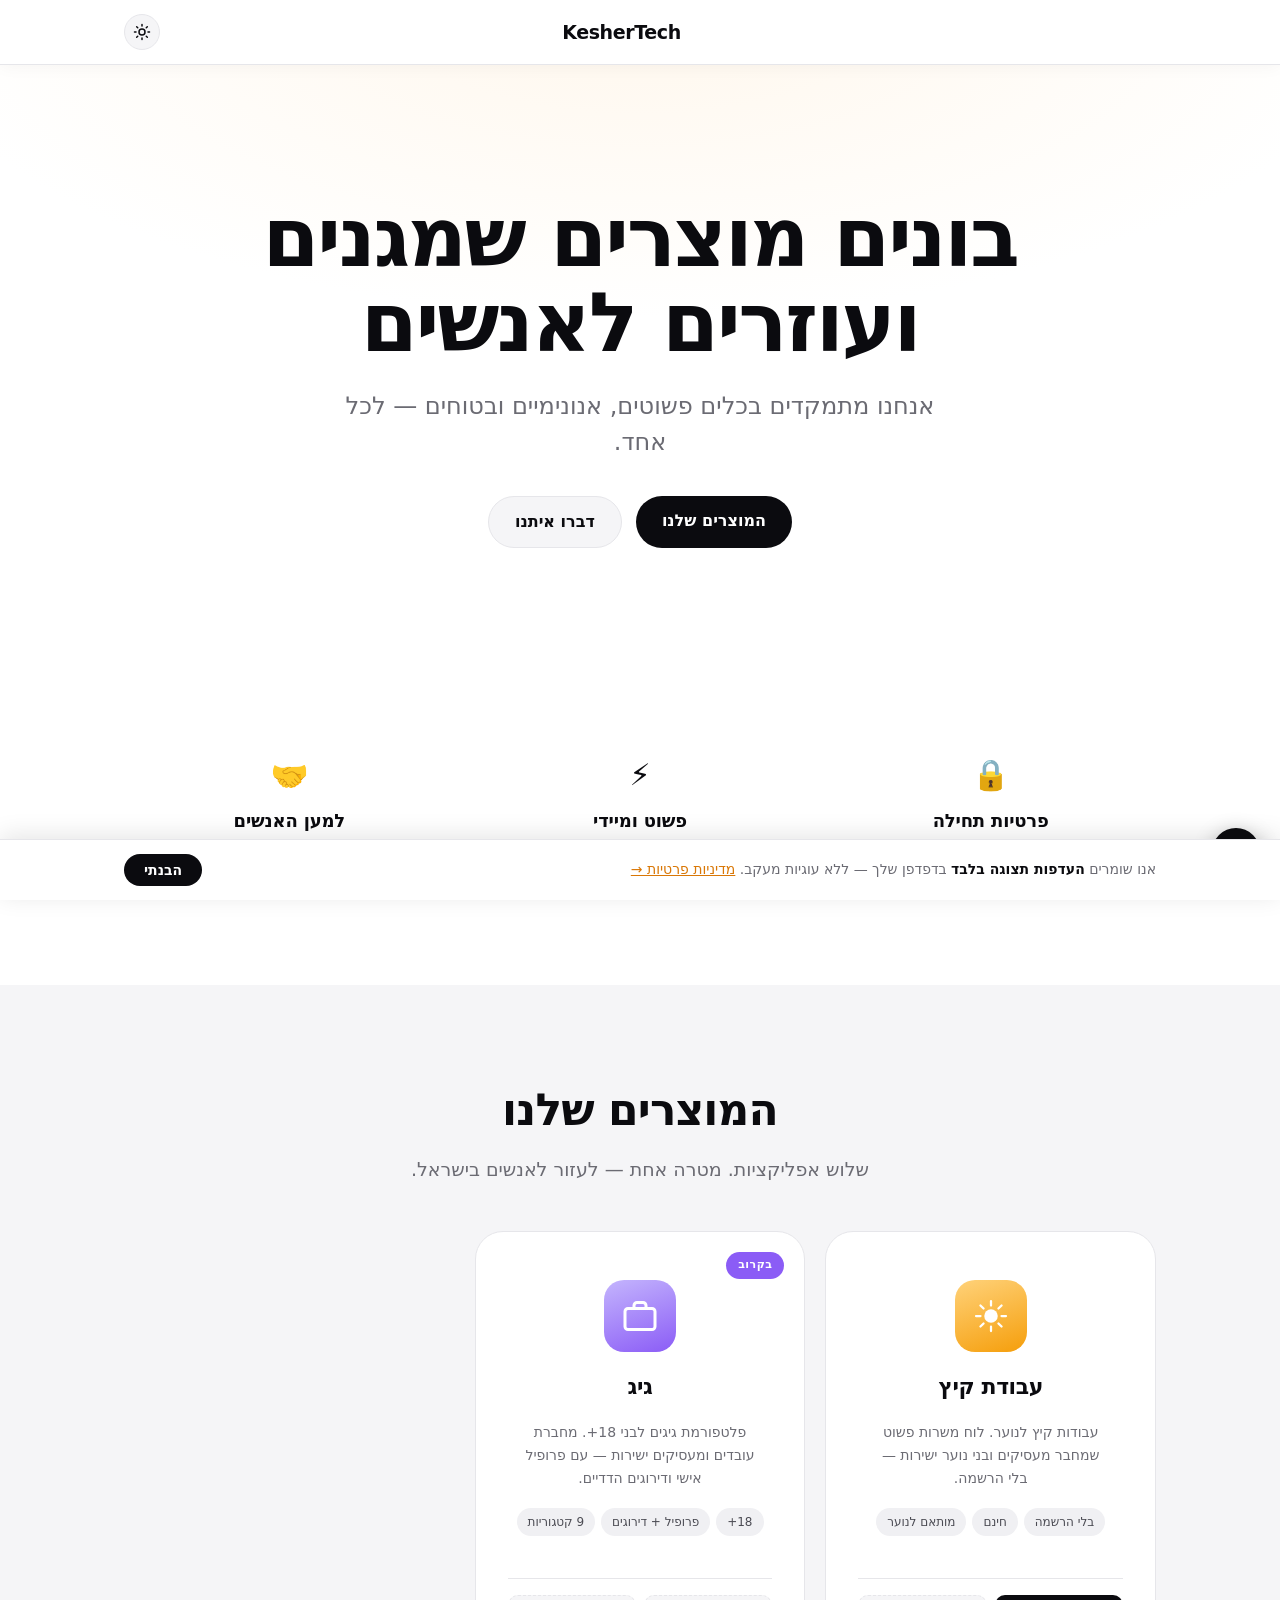
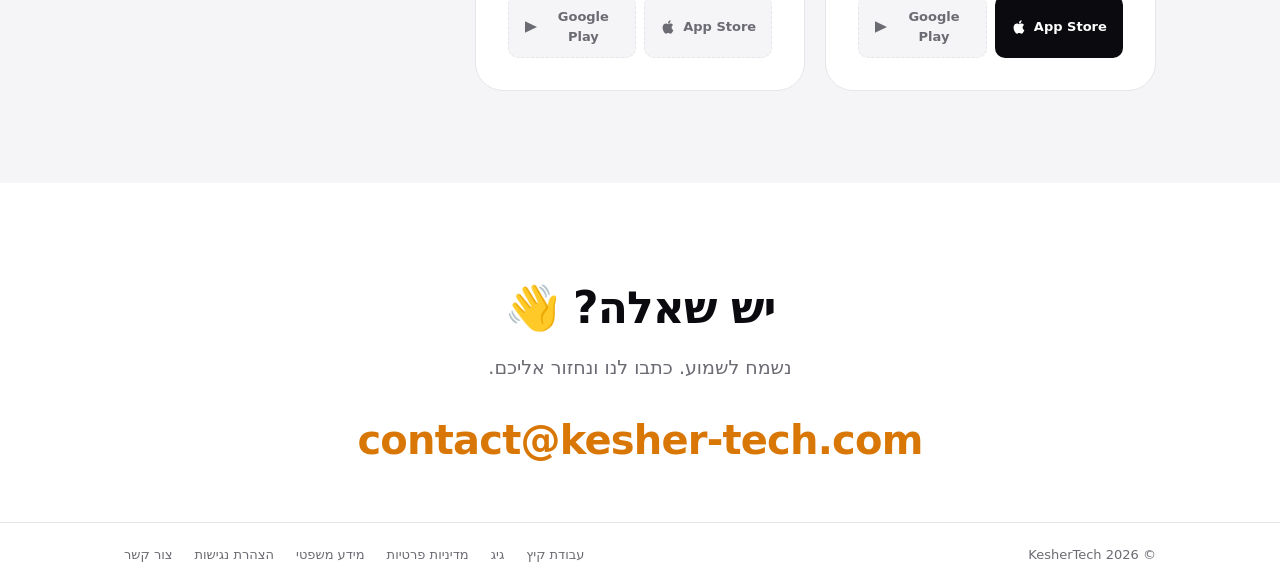
<file: index.html>
<!doctype html>
<html lang="he" dir="rtl">
<head>
  <meta charset="utf-8" />
  <meta name="viewport" content="width=device-width, initial-scale=1" />
  <title>KesherTech — בונים מוצרים שמגנים ועוזרים לאנשים</title>
  <meta name="description" content="KesherTech בונה אפליקציות ישראליות שמגנות ועוזרות לאנשים — מגן נגד הונאות, ועבודת קיץ לנוער." />
  <link rel="icon" href="assets/sun.svg" />
  <link rel="stylesheet" href="css/styles.css" />
  <style>
    .product { cursor: pointer; }
    .product-overlay { position: absolute; inset: 0; z-index: 0; border-radius: 28px; }
    .product .foot a, .product .chips { position: relative; z-index: 1; }
  </style>
  <script>(function(){try{var t=localStorage.getItem("kt-theme");if(!t){t=window.matchMedia&&window.matchMedia("(prefers-color-scheme: dark)").matches?"dark":"light";}document.documentElement.dataset.theme=t;}catch(e){}})();</script>
</head>
<body>
  <a href="#main-content" class="skip-link">דלג לתוכן הראשי</a>
  <nav class="nav">
    <div class="wrap nav-center">
      <a class="brand" href="#top"><img src="assets/sun.svg" alt="" />KesherTech</a>
      <button class="theme-toggle" type="button" aria-label="החלפת מצב כהה/בהיר">
        <svg class="sun" viewBox="0 0 24 24" fill="none" stroke="currentColor" stroke-width="2" stroke-linecap="round"><circle cx="12" cy="12" r="4"/><path d="M12 2v2M12 20v2M4.9 4.9l1.4 1.4M17.7 17.7l1.4 1.4M2 12h2M20 12h2M4.9 19.1l1.4-1.4M17.7 6.3l1.4-1.4"/></svg>
        <svg class="moon" viewBox="0 0 24 24" fill="currentColor"><path d="M21 12.8A9 9 0 1 1 11.2 3a7 7 0 0 0 9.8 9.8z"/></svg>
      </button>
    </div>
  </nav>

  <div id="main-content" tabindex="-1" style="outline:none"></div>

  <header id="top" class="hero">
    <div class="wrap reveal">
<h1>בונים מוצרים שמגנים<br/>ועוזרים לאנשים</h1>
      <p>אנחנו מתמקדים בכלים פשוטים, אנונימיים ובטוחים — לכל אחד.</p>
      <div class="cta">
        <a class="btn btn-primary" href="#products">המוצרים שלנו</a>
        <a class="btn btn-ghost" href="#contact">דברו איתנו</a>
      </div>
    </div>
  </header>

  <section class="section">
    <div class="wrap reveal">
      <div class="values">
        <div class="value">
          <div class="ico">🔒</div>
          <h4>פרטיות תחילה</h4>
          <p>מינימום מידע, בלי חשבונות מיותרים. הפרטיות שלכם אצלנו בראש סדר העדיפויות.</p>
        </div>
        <div class="value">
          <div class="ico">⚡️</div>
          <h4>פשוט ומיידי</h4>
          <p>בלי הרשמות מסורבלות — נכנסים ומשתמשים. הכול בעברית ומותאם לישראל.</p>
        </div>
        <div class="value">
          <div class="ico">🤝</div>
          <h4>למען האנשים</h4>
          <p>כלים שנבנו כדי לעזור באמת — להגן מפני הונאות ולפתוח הזדמנויות.</p>
        </div>
      </div>
    </div>
  </section>

  <section id="products" class="section section-soft">
    <div class="wrap">
      <h2 class="section-title reveal">המוצרים שלנו</h2>
      <p class="section-sub reveal">שלוש אפליקציות. מטרה אחת — לעזור לאנשים בישראל.</p>
      <div class="products">

        <article class="product summerjob reveal">
          <a class="product-overlay" href="summerjob.html" aria-label="עמוד עבודת קיץ"></a>
          <div class="mark sun"><img src="assets/sun.svg" alt="" /></div>
          <h3>עבודת קיץ</h3>
          <p class="lede">עבודות קיץ לנוער. לוח משרות פשוט שמחבר מעסיקים ובני נוער ישירות — בלי הרשמה.</p>
          <div class="chips">
            <span class="chip">בלי הרשמה</span>
            <span class="chip">חינם</span>
            <span class="chip">מותאם לנוער</span>
          </div>
          <div class="foot">
            <a class="store-badge" href="https://apps.apple.com/il/app/%D7%A2%D7%91%D7%95%D7%93%D7%AA-%D7%A7%D7%99%D7%A5-%D7%A2%D7%91%D7%95%D7%93%D7%95%D7%AA-%D7%9C%D7%A0%D7%95%D7%A2%D7%A8/id6782529443" target="_blank" rel="noopener"><svg viewBox="0 0 24 24" fill="currentColor"><path d="M18.71 19.5c-.83 1.24-1.71 2.45-3.05 2.47-1.34.03-1.77-.79-3.29-.79-1.53 0-2 .77-3.27.82-1.31.05-2.3-1.32-3.14-2.53C4.25 17 2.94 12.45 4.7 9.39c.87-1.52 2.43-2.48 4.12-2.51 1.28-.02 2.5.87 3.29.87.78 0 2.26-1.07 3.8-.91.65.03 2.47.26 3.64 1.98-.09.06-2.17 1.28-2.15 3.81.03 3.02 2.65 4.03 2.68 4.04-.03.07-.42 1.44-1.38 2.83M13 3.5c.73-.83 1.94-1.46 2.94-1.5.13 1.17-.34 2.35-1.04 3.19-.69.85-1.83 1.51-2.95 1.42-.15-1.15.41-2.35 1.05-3.11z"/></svg>App Store</a>
            <span class="soon-badge"><svg viewBox="0 0 24 24" fill="currentColor"><path d="M3 20.5v-17l18 8.5z"/></svg>Google Play</span>
          </div>
        </article>

        <article class="product gig reveal">
          <a class="product-overlay" href="gig.html" aria-label="עמוד גיג"></a>
          <span class="product-badge">בקרוב</span>
          <div class="mark gig">
            <svg viewBox="0 0 24 24" fill="none" stroke="white" stroke-width="2" stroke-linecap="round" stroke-linejoin="round" width="38" height="38"><rect x="2" y="7" width="20" height="14" rx="2"/><path d="M16 7V5a2 2 0 0 0-2-2h-4a2 2 0 0 0-2 2v2"/></svg>
          </div>
          <h3>גיג</h3>
          <p class="lede">פלטפורמת גיגים לבני 18+. מחברת עובדים ומעסיקים ישירות — עם פרופיל אישי ודירוגים הדדיים.</p>
          <div class="chips">
            <span class="chip">18+</span>
            <span class="chip">פרופיל + דירוגים</span>
            <span class="chip">9 קטגוריות</span>
          </div>
          <div class="foot">
            <span class="soon-badge"><svg viewBox="0 0 24 24" fill="currentColor"><path d="M18.71 19.5c-.83 1.24-1.71 2.45-3.05 2.47-1.34.03-1.77-.79-3.29-.79-1.53 0-2 .77-3.27.82-1.31.05-2.3-1.32-3.14-2.53C4.25 17 2.94 12.45 4.7 9.39c.87-1.52 2.43-2.48 4.12-2.51 1.28-.02 2.5.87 3.29.87.78 0 2.26-1.07 3.8-.91.65.03 2.47.26 3.64 1.98-.09.06-2.17 1.28-2.15 3.81.03 3.02 2.65 4.03 2.68 4.04-.03.07-.42 1.44-1.38 2.83M13 3.5c.73-.83 1.94-1.46 2.94-1.5.13 1.17-.34 2.35-1.04 3.19-.69.85-1.83 1.51-2.95 1.42-.15-1.15.41-2.35 1.05-3.11z"/></svg>App Store</span>
            <span class="soon-badge"><svg viewBox="0 0 24 24" fill="currentColor"><path d="M3 20.5v-17l18 8.5z"/></svg>Google Play</span>
          </div>
        </article>

      </div>
    </div>
  </section>

  <section id="contact" class="section contact">
    <div class="wrap reveal">
      <h2 class="section-title">יש שאלה? 👋</h2>
      <p class="section-sub">נשמח לשמוע. כתבו לנו ונחזור אליכם.</p>
      <p style="margin-top:28px">
        <a class="mail" href="mailto:contact@kesher-tech.com">contact@kesher-tech.com</a>
      </p>
    </div>
  </section>

  <footer class="footer">
    <div class="wrap">
      <span class="copy">© <span id="yr">2026</span> KesherTech</span>
      <span class="legal">
        <a href="summerjob.html">עבודת קיץ</a>
        <a href="gig.html">גיג</a>
        <a href="privacy.html">מדיניות פרטיות</a>
        <a href="legal.html">מידע משפטי</a>
        <a href="accessibility.html">הצהרת נגישות</a>
        <a href="mailto:contact@kesher-tech.com">צור קשר</a>
      </span>
    </div>
  </footer>

  <script>document.getElementById("yr").textContent = new Date().getFullYear();</script>
  <script src="js/reveal.js" defer></script>
  <script src="js/theme.js" defer></script>
  <div id="cookie-bar" class="cookie-bar" hidden>
    <div class="wrap">
      <p>אנו שומרים <strong>העדפות תצוגה בלבד</strong> בדפדפן שלך — ללא עוגיות מעקב. <a href="privacy.html">מדיניות פרטיות &#x2192;</a></p>
      <button id="cookie-ok">הבנתי</button>
    </div>
  </div>

  <div class="a11y-widget" role="region" aria-label="כלי נגישות">
    <div id="a11y-panel" class="a11y-panel" role="dialog" aria-label="הגדרות נגישות" aria-modal="false">
      <div class="a11y-panel-title">נגישות</div>
      <div class="a11y-row">
        <span>גודל טקסט</span>
        <div class="a11y-btns">
          <button class="a11y-btn" id="a11y-fs-down" aria-label="הקטן טקסט">A&#x2212;</button>
          <button class="a11y-btn" id="a11y-fs-reset" aria-label="איפוס">A</button>
          <button class="a11y-btn" id="a11y-fs-up" aria-label="הגדל טקסט">A+</button>
        </div>
      </div>
      <div class="a11y-row">
        <span>ניגודיות גבוהה</span>
        <button class="a11y-tog" id="a11y-hc" aria-pressed="false" aria-label="הפעל ניגודיות גבוהה"></button>
      </div>
    </div>
    <button class="a11y-trigger" id="a11y-trigger" aria-expanded="false" aria-haspopup="dialog" aria-label="כלי נגישות">
      <svg viewBox="0 0 24 24" fill="none" stroke="currentColor" stroke-width="2" stroke-linecap="round" stroke-linejoin="round" aria-hidden="true"><circle cx="12" cy="5" r="2"/><path d="M6 9h12M9 9l1 11M15 9l-1 11M9 14h6"/></svg>
    </button>
  </div>

  <script src="js/a11y.js" defer></script>

</body>
</html>
</file>
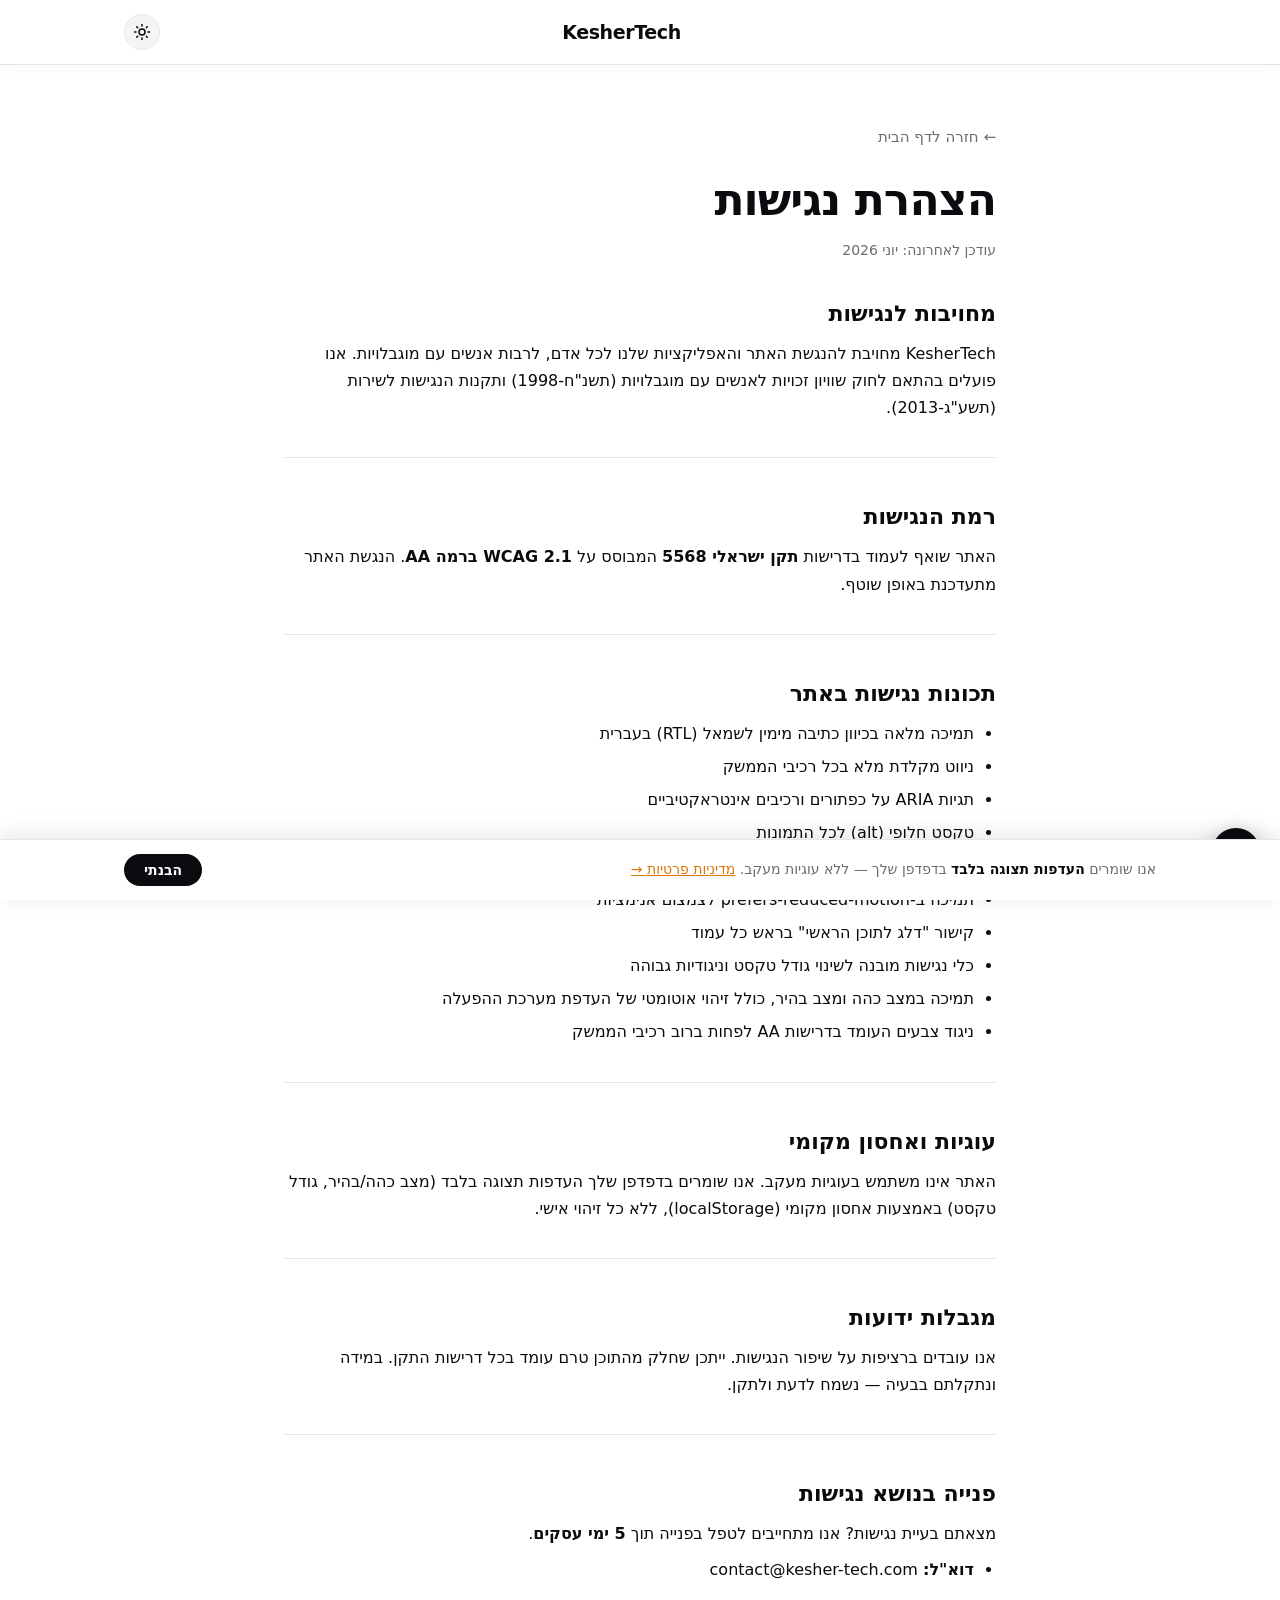
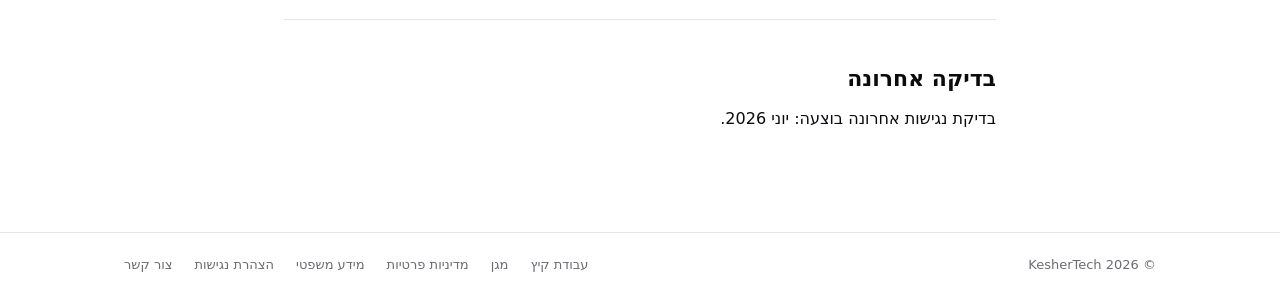
<file: accessibility.html>
<!doctype html>
<html lang="he" dir="rtl">
<head>
  <meta charset="utf-8" />
  <meta name="viewport" content="width=device-width, initial-scale=1" />
  <title>הצהרת נגישות | KesherTech</title>
  <meta name="description" content="הצהרת נגישות של KesherTech — מחויבות לנגישות דיגיטלית בהתאם לתקן ישראלי 5568 ו-WCAG 2.1." />
  <link rel="icon" href="assets/sun.svg" />
  <link rel="stylesheet" href="css/styles.css" />
  <script>(function(){try{var t=localStorage.getItem("kt-theme");if(!t){t=window.matchMedia&&window.matchMedia("(prefers-color-scheme: dark)").matches?"dark":"light";}document.documentElement.dataset.theme=t;}catch(e){}})();</script>
</head>
<body>
  <a href="#main-content" class="skip-link">דלג לתוכן הראשי</a>

  <nav class="nav">
    <div class="wrap nav-center">
      <a class="brand" href="index.html"><img src="assets/sun.svg" alt="" />KesherTech</a>
      <button class="theme-toggle" type="button" aria-label="החלפת מצב כהה/בהיר">
        <svg class="sun" viewBox="0 0 24 24" fill="none" stroke="currentColor" stroke-width="2" stroke-linecap="round"><circle cx="12" cy="12" r="4"/><path d="M12 2v2M12 20v2M4.9 4.9l1.4 1.4M17.7 17.7l1.4 1.4M2 12h2M20 12h2M4.9 19.1l1.4-1.4M17.7 6.3l1.4-1.4"/></svg>
        <svg class="moon" viewBox="0 0 24 24" fill="currentColor"><path d="M21 12.8A9 9 0 1 1 11.2 3a7 7 0 0 0 9.8 9.8z"/></svg>
      </button>
    </div>
  </nav>


  <main id="main-content" class="legal">
    <a class="back" href="index.html">← חזרה לדף הבית</a>
    <h1>הצהרת נגישות</h1>
    <p class="updated">עודכן לאחרונה: יוני 2026</p>

    <section>
      <h2>מחויבות לנגישות</h2>
      <p>KesherTech מחויבת להנגשת האתר והאפליקציות שלנו לכל אדם, לרבות אנשים עם מוגבלויות. אנו פועלים בהתאם לחוק שוויון זכויות לאנשים עם מוגבלויות (תשנ"ח-1998) ותקנות הנגישות לשירות (תשע"ג-2013).</p>
    </section>

    <section>
      <h2>רמת הנגישות</h2>
      <p>האתר שואף לעמוד בדרישות <strong>תקן ישראלי 5568</strong> המבוסס על <strong>WCAG 2.1 ברמה AA</strong>. הנגשת האתר מתעדכנת באופן שוטף.</p>
    </section>

    <section>
      <h2>תכונות נגישות באתר</h2>
      <ul>
        <li>תמיכה מלאה בכיוון כתיבה מימין לשמאל (RTL) בעברית</li>
        <li>ניווט מקלדת מלא בכל רכיבי הממשק</li>
        <li>תגיות ARIA על כפתורים ורכיבים אינטראקטיביים</li>
        <li>טקסט חלופי (alt) לכל התמונות</li>
        <li>עיצוב רספונסיבי מלא לכל גדלי המסך</li>
        <li>תמיכה ב-prefers-reduced-motion לצמצום אנימציות</li>
        <li>קישור "דלג לתוכן הראשי" בראש כל עמוד</li>
        <li>כלי נגישות מובנה לשינוי גודל טקסט וניגודיות גבוהה</li>
        <li>תמיכה במצב כהה ומצב בהיר, כולל זיהוי אוטומטי של העדפת מערכת ההפעלה</li>
        <li>ניגוד צבעים העומד בדרישות AA לפחות ברוב רכיבי הממשק</li>
      </ul>
    </section>

    <section>
      <h2>עוגיות ואחסון מקומי</h2>
      <p>האתר אינו משתמש בעוגיות מעקב. אנו שומרים בדפדפן שלך העדפות תצוגה בלבד (מצב כהה/בהיר, גודל טקסט) באמצעות אחסון מקומי (localStorage), ללא כל זיהוי אישי.</p>
    </section>

    <section>
      <h2>מגבלות ידועות</h2>
      <p>אנו עובדים ברציפות על שיפור הנגישות. ייתכן שחלק מהתוכן טרם עומד בכל דרישות התקן. במידה ונתקלתם בבעיה — נשמח לדעת ולתקן.</p>
    </section>

    <section>
      <h2>פנייה בנושא נגישות</h2>
      <p>מצאתם בעיית נגישות? אנו מתחייבים לטפל בפנייה תוך <strong>5 ימי עסקים</strong>.</p>
      <ul>
        <li><strong>דוא"ל:</strong> <a href="mailto:contact@kesher-tech.com">contact@kesher-tech.com</a></li>
      </ul>
    </section>

    <section>
      <h2>בדיקה אחרונה</h2>
      <p>בדיקת נגישות אחרונה בוצעה: יוני 2026.</p>
    </section>
  </main>

  <footer class="footer">
    <div class="wrap">
      <span>© <span id="yr">2026</span> KesherTech</span>
      <span class="legal">
        <a href="summerjob.html">עבודת קיץ</a>
        <a href="magen.html">מגן</a>
        <a href="privacy.html">מדיניות פרטיות</a>
        <a href="legal.html">מידע משפטי</a>
        <a href="accessibility.html">הצהרת נגישות</a>
        <a href="mailto:contact@kesher-tech.com">צור קשר</a>
      </span>
    </div>
  </footer>

  <div id="cookie-bar" class="cookie-bar" hidden>
    <div class="wrap">
      <p>אנו שומרים <strong>העדפות תצוגה בלבד</strong> בדפדפן שלך — ללא עוגיות מעקב. <a href="privacy.html">מדיניות פרטיות →</a></p>
      <button id="cookie-ok">הבנתי</button>
    </div>
  </div>

  <div class="a11y-widget" role="region" aria-label="כלי נגישות">
    <div id="a11y-panel" class="a11y-panel" role="dialog" aria-label="הגדרות נגישות" aria-modal="false">
      <div class="a11y-panel-title">נגישות</div>
      <div class="a11y-row">
        <span>גודל טקסט</span>
        <div class="a11y-btns">
          <button class="a11y-btn" id="a11y-fs-down" aria-label="הקטן טקסט">A−</button>
          <button class="a11y-btn" id="a11y-fs-reset" aria-label="איפוס">A</button>
          <button class="a11y-btn" id="a11y-fs-up" aria-label="הגדל טקסט">A+</button>
        </div>
      </div>
      <div class="a11y-row">
        <span>ניגודיות גבוהה</span>
        <button class="a11y-tog" id="a11y-hc" aria-pressed="false" aria-label="הפעל ניגודיות גבוהה"></button>
      </div>
    </div>
    <button class="a11y-trigger" id="a11y-trigger" aria-expanded="false" aria-haspopup="dialog" aria-label="כלי נגישות">
      <svg viewBox="0 0 24 24" fill="none" stroke="currentColor" stroke-width="2" stroke-linecap="round" stroke-linejoin="round" aria-hidden="true"><circle cx="12" cy="5" r="2"/><path d="M6 9h12M9 9l1 11M15 9l-1 11M9 14h6"/></svg>
    </button>
  </div>

  <script>document.getElementById("yr").textContent = new Date().getFullYear();</script>
  <script src="js/reveal.js" defer></script>
  <script src="js/theme.js" defer></script>
  <script src="js/a11y.js" defer></script>
</body>
</html>
</file>
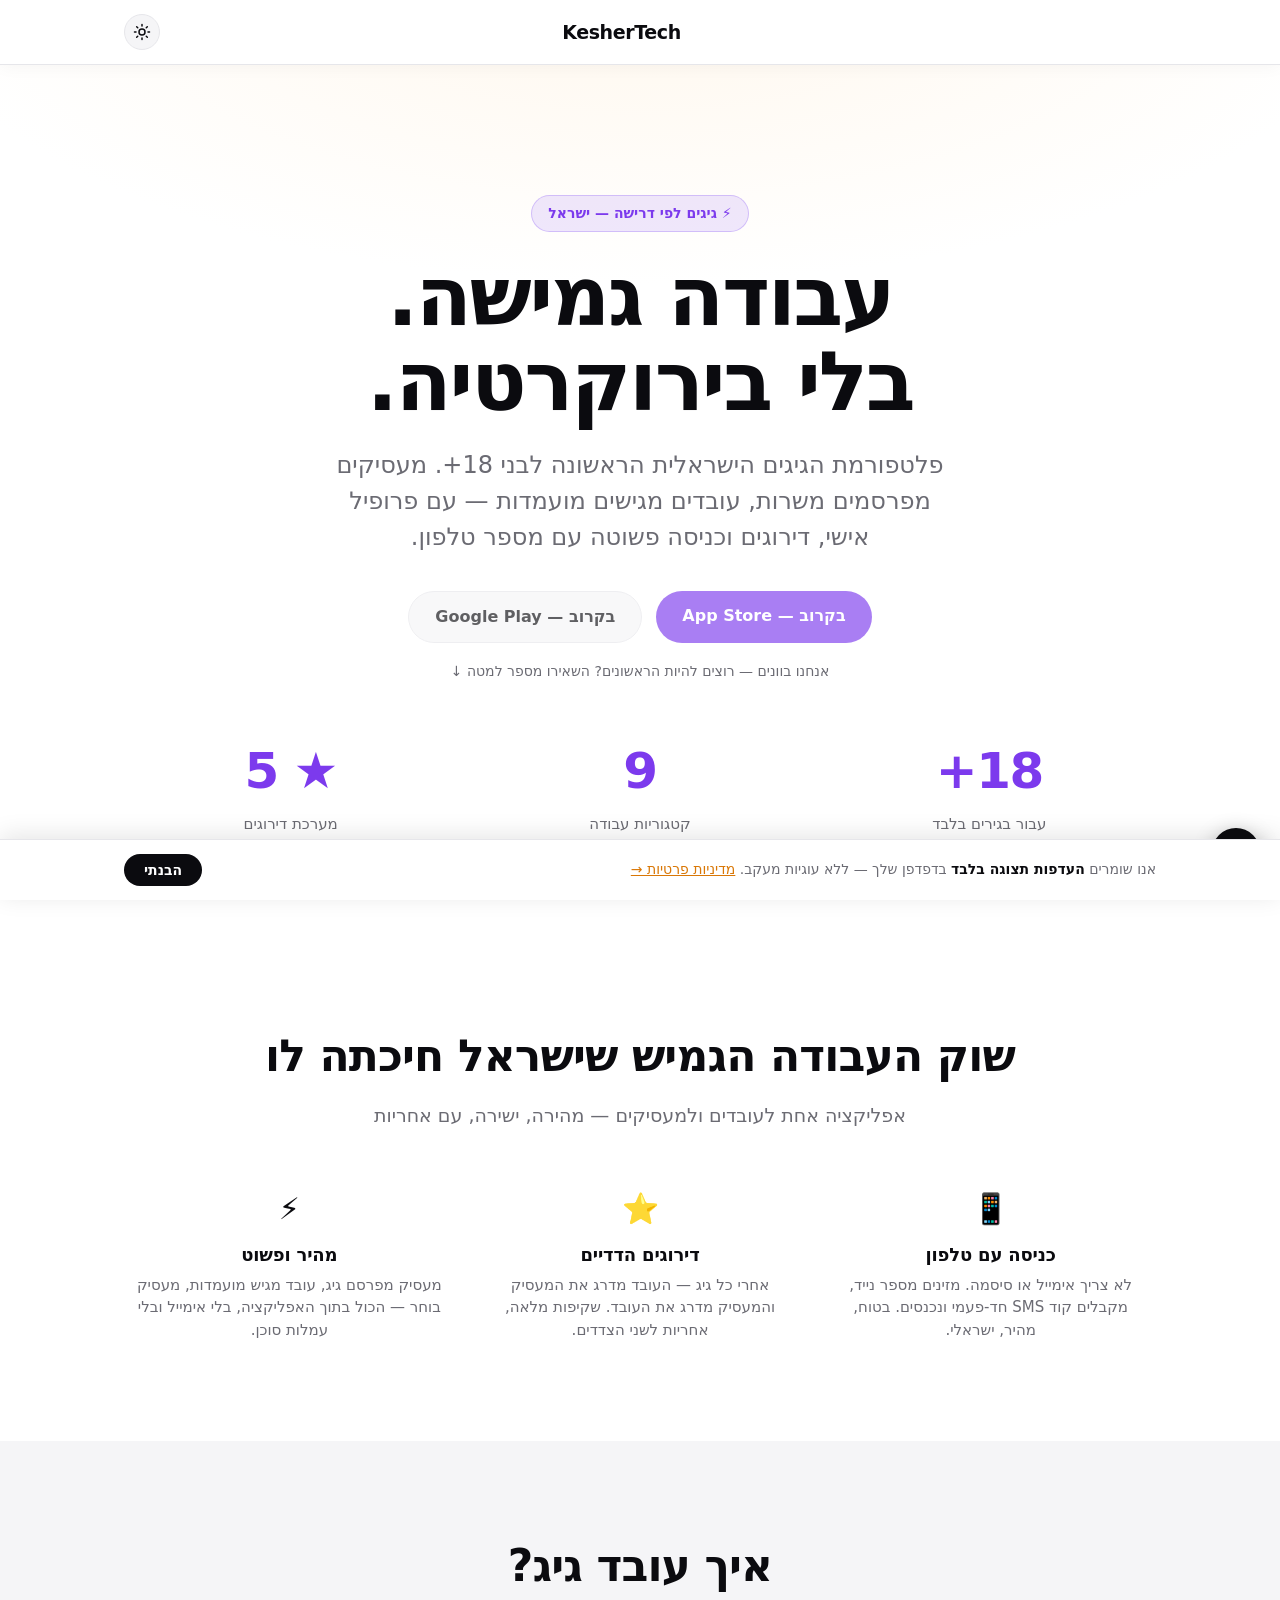
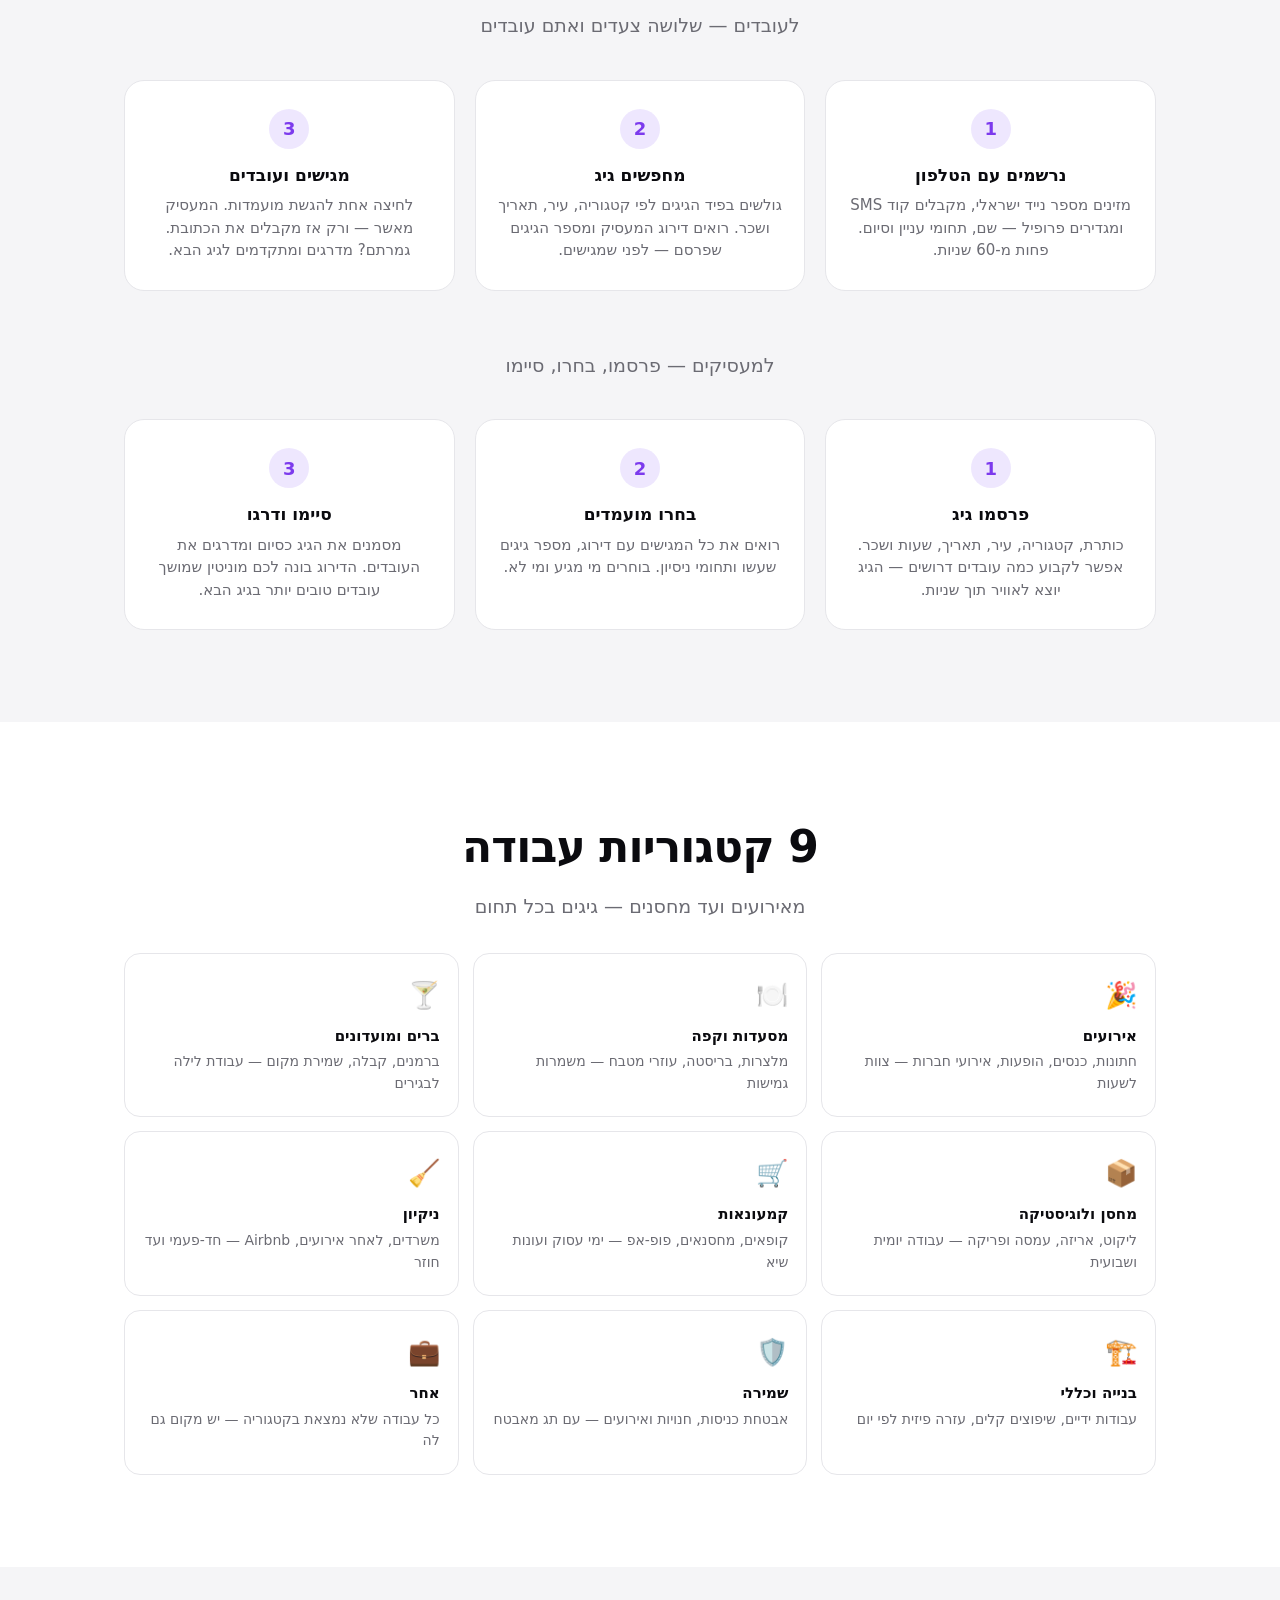
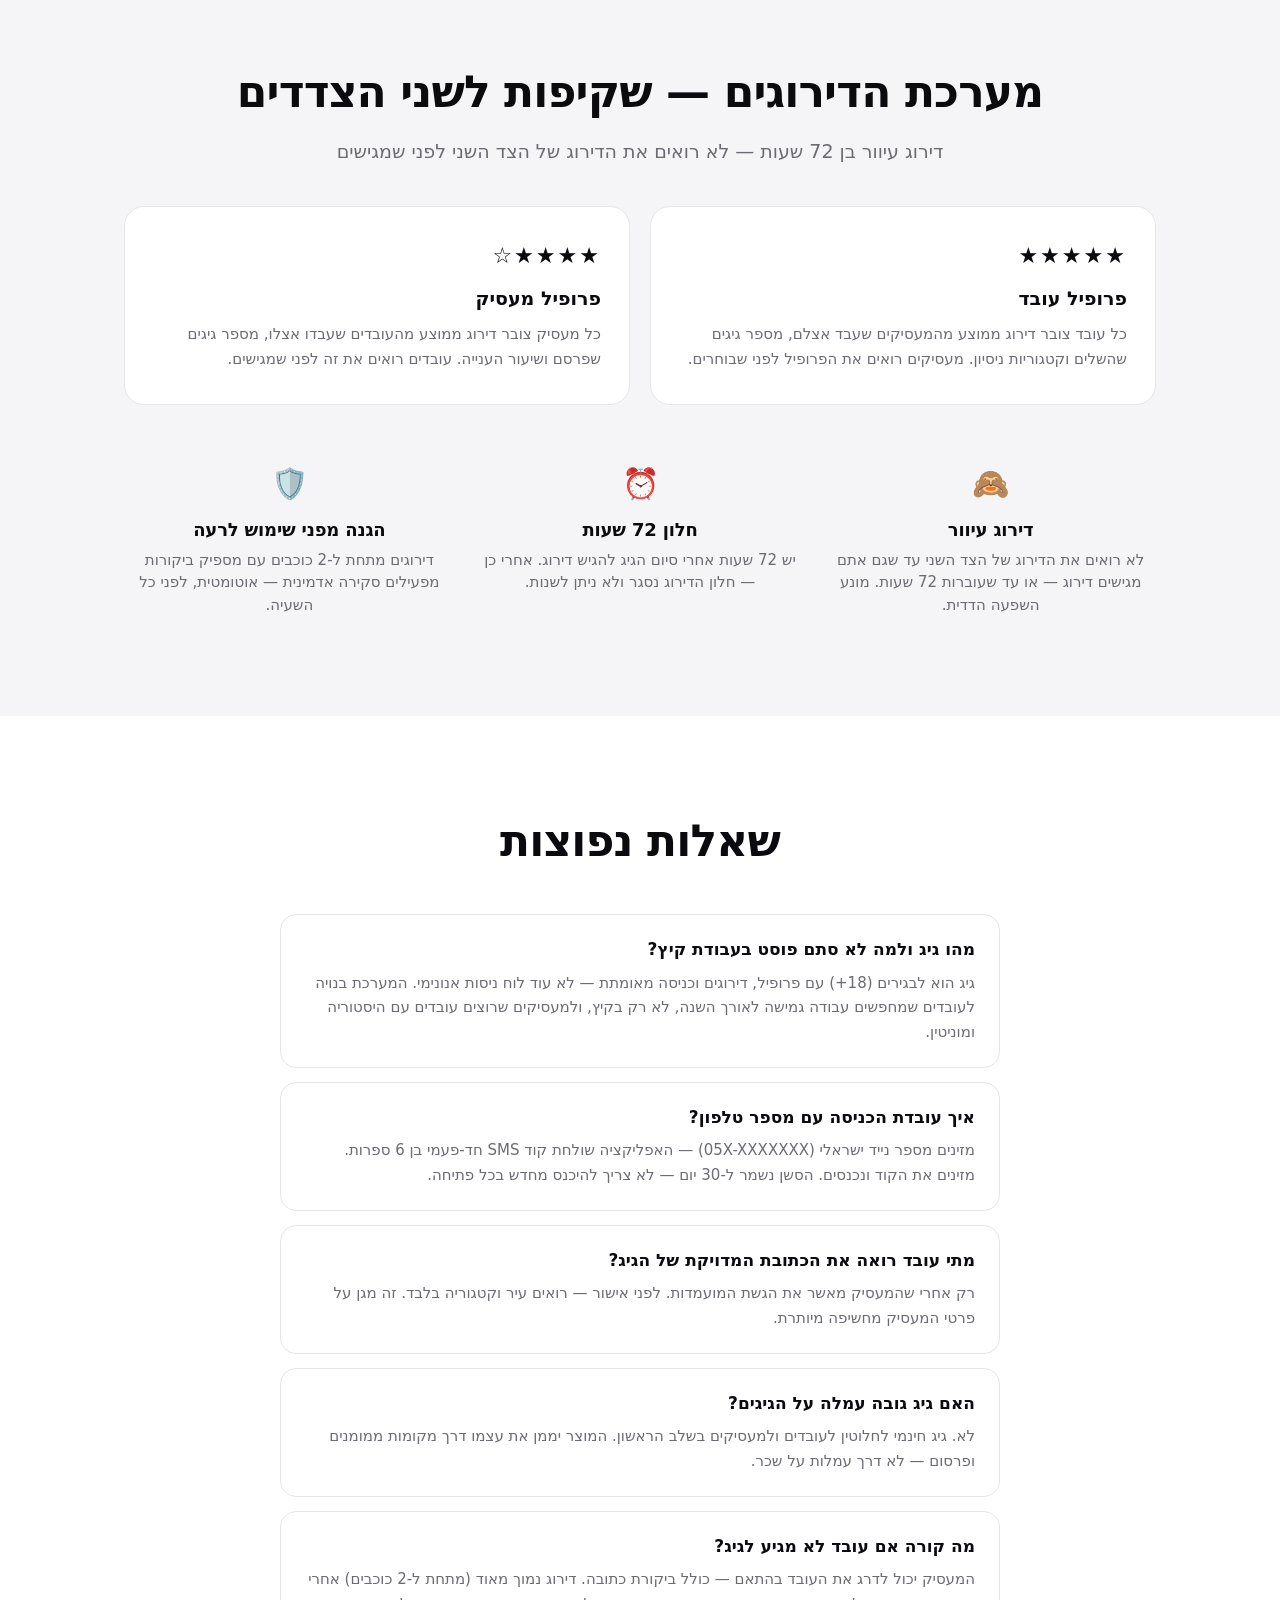
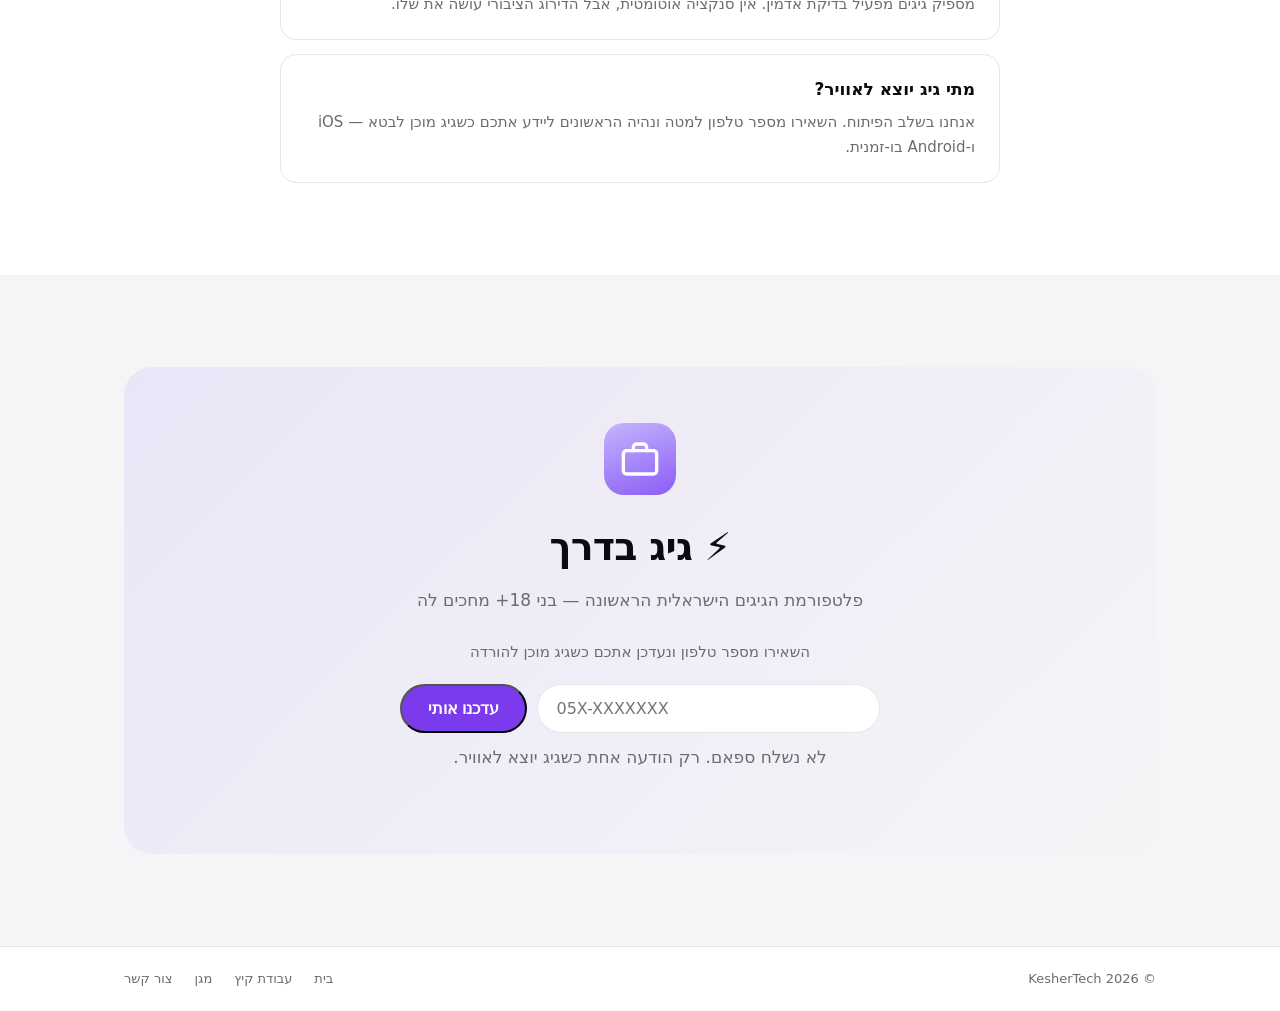
<file: gig.html>
<!doctype html>
<html lang="he" dir="rtl">
<head>
  <meta charset="utf-8" />
  <meta name="viewport" content="width=device-width, initial-scale=1" />
  <title>גיג — גיגים לפי דרישה לבני 18+ | KesherTech</title>
  <meta name="description" content="גיג — פלטפורמת הגיגים הישראלית הראשונה. מחפשי עבודה גמישה ומעסיקים מתחברים ישירות. כניסה עם מספר טלפון, פרופיל אישי ודירוגים. בקרוב." />
  <link rel="canonical" href="https://kesher-tech.com/gig.html" />
  <meta property="og:title" content="גיג — גיגים לפי דרישה" />
  <meta property="og:description" content="פלטפורמת הגיגים הישראלית הראשונה. מצאו גיג או פרסמו משרה — עם דירוגים, פרופיל אישי וכניסה פשוטה עם מספר טלפון." />
  <meta property="og:type" content="website" />
  <link rel="icon" href="assets/sun.svg" />
  <link rel="stylesheet" href="css/styles.css" />
  <script>(function(){try{var t=localStorage.getItem("kt-theme");if(!t){t=window.matchMedia&&window.matchMedia("(prefers-color-scheme: dark)").matches?"dark":"light";}document.documentElement.dataset.theme=t;}catch(e){}})();</script>
  <style>
    .gig-eyebrow { color: var(--gig-dark) !important; background: color-mix(in srgb, var(--gig) 14%, transparent) !important; border-color: color-mix(in srgb, var(--gig) 30%, transparent) !important; }
    .stats { display: grid; grid-template-columns: repeat(3, 1fr); gap: 16px; margin-top: 52px; text-align: center; }
    .stat-num { font-size: clamp(30px,5vw,50px); font-weight: 800; letter-spacing: -.03em; color: var(--gig-dark); }
    .stat-label { color: var(--muted); font-size: 15px; margin-top: 4px; }
    .steps { display: grid; grid-template-columns: repeat(3, 1fr); gap: 20px; margin-top: 40px; }
    .step { background: var(--card); border: 1px solid var(--line); border-radius: 20px; padding: 28px 22px; text-align: center; }
    .step-num { width: 40px; height: 40px; border-radius: 980px; background: color-mix(in srgb, var(--gig) 15%, transparent); color: var(--gig-dark); font-weight: 800; font-size: 18px; display: grid; place-items: center; margin: 0 auto 14px; }
    .step h4 { font-size: 17px; font-weight: 700; margin-bottom: 6px; }
    .step p { color: var(--muted); font-size: 15px; }
    .cat-grid { display: grid; grid-template-columns: repeat(3, 1fr); gap: 14px; margin-top: 32px; }
    .cat-card { background: var(--card); border: 1px solid var(--line); border-radius: 16px; padding: 22px 18px; }
    .cat-card .ico { font-size: 26px; margin-bottom: 10px; }
    .cat-card h4 { font-size: 15px; font-weight: 700; margin-bottom: 4px; }
    .cat-card p { color: var(--muted); font-size: 14px; line-height: 1.55; }
    .rating-row { display: grid; grid-template-columns: 1fr 1fr; gap: 20px; margin-top: 40px; }
    .rating-card { background: var(--card); border: 1px solid var(--line); border-radius: 20px; padding: 32px 28px; }
    .rating-card h4 { font-size: 19px; font-weight: 700; margin-bottom: 10px; }
    .rating-card p { color: var(--muted); font-size: 15px; line-height: 1.65; }
    .stars { font-size: 22px; letter-spacing: 2px; margin-bottom: 12px; }
    .faq { max-width: 720px; margin: 40px auto 0; display: flex; flex-direction: column; gap: 14px; }
    .faq-item { background: var(--card); border: 1px solid var(--line); border-radius: 16px; padding: 22px 24px; }
    .faq-item h3 { font-size: 17px; font-weight: 700; margin-bottom: 8px; }
    .faq-item p { color: var(--muted); font-size: 15px; line-height: 1.65; }
    .dl-box { background: linear-gradient(135deg, color-mix(in srgb, var(--gig) 10%, var(--soft)), var(--soft)); border-radius: 28px; padding: 56px 40px; text-align: center; }
    .dl-box h2 { font-size: clamp(26px,4vw,38px); font-weight: 800; letter-spacing: -.02em; }
    .dl-box p { color: var(--muted); font-size: 17px; margin: 12px 0 28px; }
    .dl-box .cta-row { display: flex; gap: 12px; justify-content: center; flex-wrap: wrap; }
    .btn-gig { background: var(--gig-dark); color: #fff !important; }
    .btn-gig:hover { box-shadow: 0 10px 30px color-mix(in srgb, var(--gig) 35%, transparent); }
    .notify-form { display: flex; gap: 10px; justify-content: center; flex-wrap: wrap; max-width: 480px; margin: 0 auto; }
    .notify-input { flex: 1; min-width: 200px; padding: 13px 18px; border-radius: 980px; border: 1px solid var(--line); background: var(--bg); color: var(--ink); font-size: 16px; font-family: var(--font); outline: none; direction: ltr; }
    .notify-input:focus { border-color: var(--gig); }
    .notify-note { color: var(--muted); font-size: 13px; margin-top: 12px; }
    @media(max-width:760px) { .cat-grid { grid-template-columns: 1fr 1fr; } .steps { grid-template-columns: 1fr 1fr; } .rating-row { grid-template-columns: 1fr; } }
    @media(max-width:500px) { .stats, .steps { grid-template-columns: 1fr; } .cat-grid { grid-template-columns: 1fr 1fr; } }
  </style>
</head>
<body>
  <a href="#main-content" class="skip-link">דלג לתוכן הראשי</a>
  <nav class="nav">
    <div class="wrap nav-center">
      <a class="brand" href="index.html"><img src="assets/sun.svg" alt="" />KesherTech</a>
      <button class="theme-toggle" type="button" aria-label="החלפת מצב כהה/בהיר">
        <svg class="sun" viewBox="0 0 24 24" fill="none" stroke="currentColor" stroke-width="2" stroke-linecap="round"><circle cx="12" cy="12" r="4"/><path d="M12 2v2M12 20v2M4.9 4.9l1.4 1.4M17.7 17.7l1.4 1.4M2 12h2M20 12h2M4.9 19.1l1.4-1.4M17.7 6.3l1.4-1.4"/></svg>
        <svg class="moon" viewBox="0 0 24 24" fill="currentColor"><path d="M21 12.8A9 9 0 1 1 11.2 3a7 7 0 0 0 9.8 9.8z"/></svg>
      </button>
    </div>
  </nav>

  <div id="main-content" tabindex="-1" style="outline:none"></div>

  <header class="hero">
    <div class="wrap reveal">
      <span class="eyebrow gig-eyebrow">⚡ גיגים לפי דרישה — ישראל</span>
      <h1>עבודה גמישה.<br/>בלי בירוקרטיה.</h1>
      <p>פלטפורמת הגיגים הישראלית הראשונה לבני 18+. מעסיקים מפרסמים משרות, עובדים מגישים מועמדות — עם פרופיל אישי, דירוגים וכניסה פשוטה עם מספר טלפון.</p>
      <div class="cta">
        <span class="btn btn-gig" style="opacity:.65;cursor:default">בקרוב — App Store</span>
        <span class="btn btn-ghost" style="opacity:.65;cursor:default">בקרוב — Google Play</span>
      </div>
      <p style="margin-top:18px;font-size:14px;color:var(--muted)">אנחנו בוונים — רוצים להיות הראשונים? השאירו מספר למטה ↓</p>
    </div>
    <div class="wrap">
      <div class="stats reveal">
        <div><div class="stat-num">18+</div><div class="stat-label">עבור בגירים בלבד</div></div>
        <div><div class="stat-num">9</div><div class="stat-label">קטגוריות עבודה</div></div>
        <div><div class="stat-num">★ 5</div><div class="stat-label">מערכת דירוגים</div></div>
      </div>
    </div>
  </header>

  <section class="section">
    <div class="wrap">
      <h2 class="section-title reveal">שוק העבודה הגמיש שישראל חיכתה לו</h2>
      <p class="section-sub reveal">אפליקציה אחת לעובדים ולמעסיקים — מהירה, ישירה, עם אחריות</p>
      <div class="values" style="margin-top:48px">
        <div class="value reveal">
          <div class="ico">📱</div>
          <h4>כניסה עם טלפון</h4>
          <p>לא צריך אימייל או סיסמה. מזינים מספר נייד, מקבלים קוד SMS חד-פעמי ונכנסים. בטוח, מהיר, ישראלי.</p>
        </div>
        <div class="value reveal">
          <div class="ico">⭐</div>
          <h4>דירוגים הדדיים</h4>
          <p>אחרי כל גיג — העובד מדרג את המעסיק והמעסיק מדרג את העובד. שקיפות מלאה, אחריות לשני הצדדים.</p>
        </div>
        <div class="value reveal">
          <div class="ico">⚡</div>
          <h4>מהיר ופשוט</h4>
          <p>מעסיק מפרסם גיג, עובד מגיש מועמדות, מעסיק בוחר — הכול בתוך האפליקציה, בלי אימייל ובלי עמלות סוכן.</p>
        </div>
      </div>
    </div>
  </section>

  <section class="section section-soft">
    <div class="wrap">
      <h2 class="section-title reveal">איך עובד גיג?</h2>
      <p class="section-sub reveal">לעובדים — שלושה צעדים ואתם עובדים</p>
      <div class="steps">
        <div class="step reveal">
          <div class="step-num">1</div>
          <h4>נרשמים עם הטלפון</h4>
          <p>מזינים מספר נייד ישראלי, מקבלים קוד SMS ומגדירים פרופיל — שם, תחומי עניין וסיום. פחות מ-60 שניות.</p>
        </div>
        <div class="step reveal">
          <div class="step-num">2</div>
          <h4>מחפשים גיג</h4>
          <p>גולשים בפיד הגיגים לפי קטגוריה, עיר, תאריך ושכר. רואים דירוג המעסיק ומספר הגיגים שפרסם — לפני שמגישים.</p>
        </div>
        <div class="step reveal">
          <div class="step-num">3</div>
          <h4>מגישים ועובדים</h4>
          <p>לחיצה אחת להגשת מועמדות. המעסיק מאשר — ורק אז מקבלים את הכתובת. גמרתם? מדרגים ומתקדמים לגיג הבא.</p>
        </div>
      </div>

      <p class="section-sub reveal" style="margin-top:60px">למעסיקים — פרסמו, בחרו, סיימו</p>
      <div class="steps">
        <div class="step reveal">
          <div class="step-num">1</div>
          <h4>פרסמו גיג</h4>
          <p>כותרת, קטגוריה, עיר, תאריך, שעות ושכר. אפשר לקבוע כמה עובדים דרושים — הגיג יוצא לאוויר תוך שניות.</p>
        </div>
        <div class="step reveal">
          <div class="step-num">2</div>
          <h4>בחרו מועמדים</h4>
          <p>רואים את כל המגישים עם דירוג, מספר גיגים שעשו ותחומי ניסיון. בוחרים מי מגיע ומי לא.</p>
        </div>
        <div class="step reveal">
          <div class="step-num">3</div>
          <h4>סיימו ודרגו</h4>
          <p>מסמנים את הגיג כסיום ומדרגים את העובדים. הדירוג בונה לכם מוניטין שמושך עובדים טובים יותר בגיג הבא.</p>
        </div>
      </div>
    </div>
  </section>

  <section class="section">
    <div class="wrap">
      <h2 class="section-title reveal">9 קטגוריות עבודה</h2>
      <p class="section-sub reveal">מאירועים ועד מחסנים — גיגים בכל תחום</p>
      <div class="cat-grid">
        <div class="cat-card reveal">
          <div class="ico">🎉</div>
          <h4>אירועים</h4>
          <p>חתונות, כנסים, הופעות, אירועי חברות — צוות לשעות</p>
        </div>
        <div class="cat-card reveal">
          <div class="ico">🍽️</div>
          <h4>מסעדות וקפה</h4>
          <p>מלצרות, בריסטה, עוזרי מטבח — משמרות גמישות</p>
        </div>
        <div class="cat-card reveal">
          <div class="ico">🍸</div>
          <h4>ברים ומועדונים</h4>
          <p>ברמנים, קבלה, שמירת מקום — עבודת לילה לבגירים</p>
        </div>
        <div class="cat-card reveal">
          <div class="ico">📦</div>
          <h4>מחסן ולוגיסטיקה</h4>
          <p>ליקוט, אריזה, עמסה ופריקה — עבודה יומית ושבועית</p>
        </div>
        <div class="cat-card reveal">
          <div class="ico">🛒</div>
          <h4>קמעונאות</h4>
          <p>קופאים, מחסנאים, פופ-אפ — ימי עסוק ועונות שיא</p>
        </div>
        <div class="cat-card reveal">
          <div class="ico">🧹</div>
          <h4>ניקיון</h4>
          <p>משרדים, לאחר אירועים, Airbnb — חד-פעמי ועד חוזר</p>
        </div>
        <div class="cat-card reveal">
          <div class="ico">🏗️</div>
          <h4>בנייה וכללי</h4>
          <p>עבודות ידיים, שיפוצים קלים, עזרה פיזית לפי יום</p>
        </div>
        <div class="cat-card reveal">
          <div class="ico">🛡️</div>
          <h4>שמירה</h4>
          <p>אבטחת כניסות, חנויות ואירועים — עם תג מאבטח</p>
        </div>
        <div class="cat-card reveal">
          <div class="ico">💼</div>
          <h4>אחר</h4>
          <p>כל עבודה שלא נמצאת בקטגוריה — יש מקום גם לה</p>
        </div>
      </div>
    </div>
  </section>

  <section class="section section-soft">
    <div class="wrap">
      <h2 class="section-title reveal">מערכת הדירוגים — שקיפות לשני הצדדים</h2>
      <p class="section-sub reveal">דירוג עיוור בן 72 שעות — לא רואים את הדירוג של הצד השני לפני שמגישים</p>
      <div class="rating-row">
        <div class="rating-card reveal">
          <div class="stars">★★★★★</div>
          <h4>פרופיל עובד</h4>
          <p>כל עובד צובר דירוג ממוצע מהמעסיקים שעבד אצלם, מספר גיגים שהשלים וקטגוריות ניסיון. מעסיקים רואים את הפרופיל לפני שבוחרים.</p>
        </div>
        <div class="rating-card reveal">
          <div class="stars">★★★★☆</div>
          <h4>פרופיל מעסיק</h4>
          <p>כל מעסיק צובר דירוג ממוצע מהעובדים שעבדו אצלו, מספר גיגים שפרסם ושיעור הענייה. עובדים רואים את זה לפני שמגישים.</p>
        </div>
      </div>
      <div class="values" style="margin-top:48px">
        <div class="value reveal">
          <div class="ico">🙈</div>
          <h4>דירוג עיוור</h4>
          <p>לא רואים את הדירוג של הצד השני עד שגם אתם מגישים דירוג — או עד שעוברות 72 שעות. מונע השפעה הדדית.</p>
        </div>
        <div class="value reveal">
          <div class="ico">⏰</div>
          <h4>חלון 72 שעות</h4>
          <p>יש 72 שעות אחרי סיום הגיג להגיש דירוג. אחרי כן — חלון הדירוג נסגר ולא ניתן לשנות.</p>
        </div>
        <div class="value reveal">
          <div class="ico">🛡️</div>
          <h4>הגנה מפני שימוש לרעה</h4>
          <p>דירוגים מתחת ל-2 כוכבים עם מספיק ביקורות מפעילים סקירה אדמינית — אוטומטית, לפני כל השעיה.</p>
        </div>
      </div>
    </div>
  </section>

  <section id="faq" class="section">
    <div class="wrap">
      <h2 class="section-title reveal">שאלות נפוצות</h2>
      <div class="faq">
        <div class="faq-item reveal">
          <h3>מהו גיג ולמה לא סתם פוסט בעבודת קיץ?</h3>
          <p>גיג הוא לבגירים (18+) עם פרופיל, דירוגים וכניסה מאומתת — לא עוד לוח ניסות אנונימי. המערכת בנויה לעובדים שמחפשים עבודה גמישה לאורך השנה, לא רק בקיץ, ולמעסיקים שרוצים עובדים עם היסטוריה ומוניטין.</p>
        </div>
        <div class="faq-item reveal">
          <h3>איך עובדת הכניסה עם מספר טלפון?</h3>
          <p>מזינים מספר נייד ישראלי (05X-XXXXXXX) — האפליקציה שולחת קוד SMS חד-פעמי בן 6 ספרות. מזינים את הקוד ונכנסים. הסשן נשמר ל-30 יום — לא צריך להיכנס מחדש בכל פתיחה.</p>
        </div>
        <div class="faq-item reveal">
          <h3>מתי עובד רואה את הכתובת המדויקת של הגיג?</h3>
          <p>רק אחרי שהמעסיק מאשר את הגשת המועמדות. לפני אישור — רואים עיר וקטגוריה בלבד. זה מגן על פרטי המעסיק מחשיפה מיותרת.</p>
        </div>
        <div class="faq-item reveal">
          <h3>האם גיג גובה עמלה על הגיגים?</h3>
          <p>לא. גיג חינמי לחלוטין לעובדים ולמעסיקים בשלב הראשון. המוצר יממן את עצמו דרך מקומות ממומנים ופרסום — לא דרך עמלות על שכר.</p>
        </div>
        <div class="faq-item reveal">
          <h3>מה קורה אם עובד לא מגיע לגיג?</h3>
          <p>המעסיק יכול לדרג את העובד בהתאם — כולל ביקורת כתובה. דירוג נמוך מאוד (מתחת ל-2 כוכבים) אחרי מספיק גיגים מפעיל בדיקת אדמין. אין סנקציה אוטומטית, אבל הדירוג הציבורי עושה את שלו.</p>
        </div>
        <div class="faq-item reveal">
          <h3>מתי גיג יוצא לאוויר?</h3>
          <p>אנחנו בשלב הפיתוח. השאירו מספר טלפון למטה ונהיה הראשונים ליידע אתכם כשגיג מוכן לבטא — iOS ו-Android בו-זמנית.</p>
        </div>
      </div>
    </div>
  </section>

  <section class="section section-soft">
    <div class="wrap">
      <div class="dl-box reveal">
        <div class="mark" style="width:72px;height:72px;border-radius:20px;background:linear-gradient(160deg,#c4b5fd,#8b5cf6);display:grid;place-items:center;margin:0 auto 24px">
          <svg viewBox="0 0 24 24" fill="none" stroke="white" stroke-width="2" stroke-linecap="round" stroke-linejoin="round" width="40" height="40"><rect x="2" y="7" width="20" height="14" rx="2"/><path d="M16 7V5a2 2 0 0 0-2-2h-4a2 2 0 0 0-2 2v2"/></svg>
        </div>
        <h2>⚡ גיג בדרך</h2>
        <p>פלטפורמת הגיגים הישראלית הראשונה — בני 18+ מחכים לה</p>
        <p style="color:var(--muted);font-size:15px;margin-bottom:20px">השאירו מספר טלפון ונעדכן אתכם כשגיג מוכן להורדה</p>
        <div class="notify-form">
          <input class="notify-input" type="tel" placeholder="05X-XXXXXXX" aria-label="מספר טלפון לעדכונים" />
          <button class="btn btn-gig" type="button">עדכנו אותי</button>
        </div>
        <p class="notify-note">לא נשלח ספאם. רק הודעה אחת כשגיג יוצא לאוויר.</p>
      </div>
    </div>
  </section>

  <footer class="footer">
    <div class="wrap">
      <span>© <span id="yr">2026</span> KesherTech</span>
      <span class="legal">
        <a href="index.html">בית</a>
        <a href="summerjob.html">עבודת קיץ</a>
        <a href="magen.html">מגן</a>
        <a href="index.html#contact">צור קשר</a>
      </span>
    </div>
  </footer>

  <script>document.getElementById("yr").textContent = new Date().getFullYear();</script>
  <script src="js/reveal.js" defer></script>
  <script src="js/theme.js" defer></script>
  <div id="cookie-bar" class="cookie-bar" hidden>
    <div class="wrap">
      <p>אנו שומרים <strong>העדפות תצוגה בלבד</strong> בדפדפן שלך — ללא עוגיות מעקב. <a href="privacy.html">מדיניות פרטיות &#x2192;</a></p>
      <button id="cookie-ok">הבנתי</button>
    </div>
  </div>

  <div class="a11y-widget" role="region" aria-label="כלי נגישות">
    <div id="a11y-panel" class="a11y-panel" role="dialog" aria-label="הגדרות נגישות" aria-modal="false">
      <div class="a11y-panel-title">נגישות</div>
      <div class="a11y-row">
        <span>גודל טקסט</span>
        <div class="a11y-btns">
          <button class="a11y-btn" id="a11y-fs-down" aria-label="הקטן טקסט">A&#x2212;</button>
          <button class="a11y-btn" id="a11y-fs-reset" aria-label="איפוס">A</button>
          <button class="a11y-btn" id="a11y-fs-up" aria-label="הגדל טקסט">A+</button>
        </div>
      </div>
      <div class="a11y-row">
        <span>ניגודיות גבוהה</span>
        <button class="a11y-tog" id="a11y-hc" aria-pressed="false" aria-label="הפעל ניגודיות גבוהה"></button>
      </div>
    </div>
    <button class="a11y-trigger" id="a11y-trigger" aria-expanded="false" aria-haspopup="dialog" aria-label="כלי נגישות">
      <svg viewBox="0 0 24 24" fill="none" stroke="currentColor" stroke-width="2" stroke-linecap="round" stroke-linejoin="round" aria-hidden="true"><circle cx="12" cy="5" r="2"/><path d="M6 9h12M9 9l1 11M15 9l-1 11M9 14h6"/></svg>
    </button>
  </div>

  <script src="js/a11y.js" defer></script>

</body>
</html>
</file>
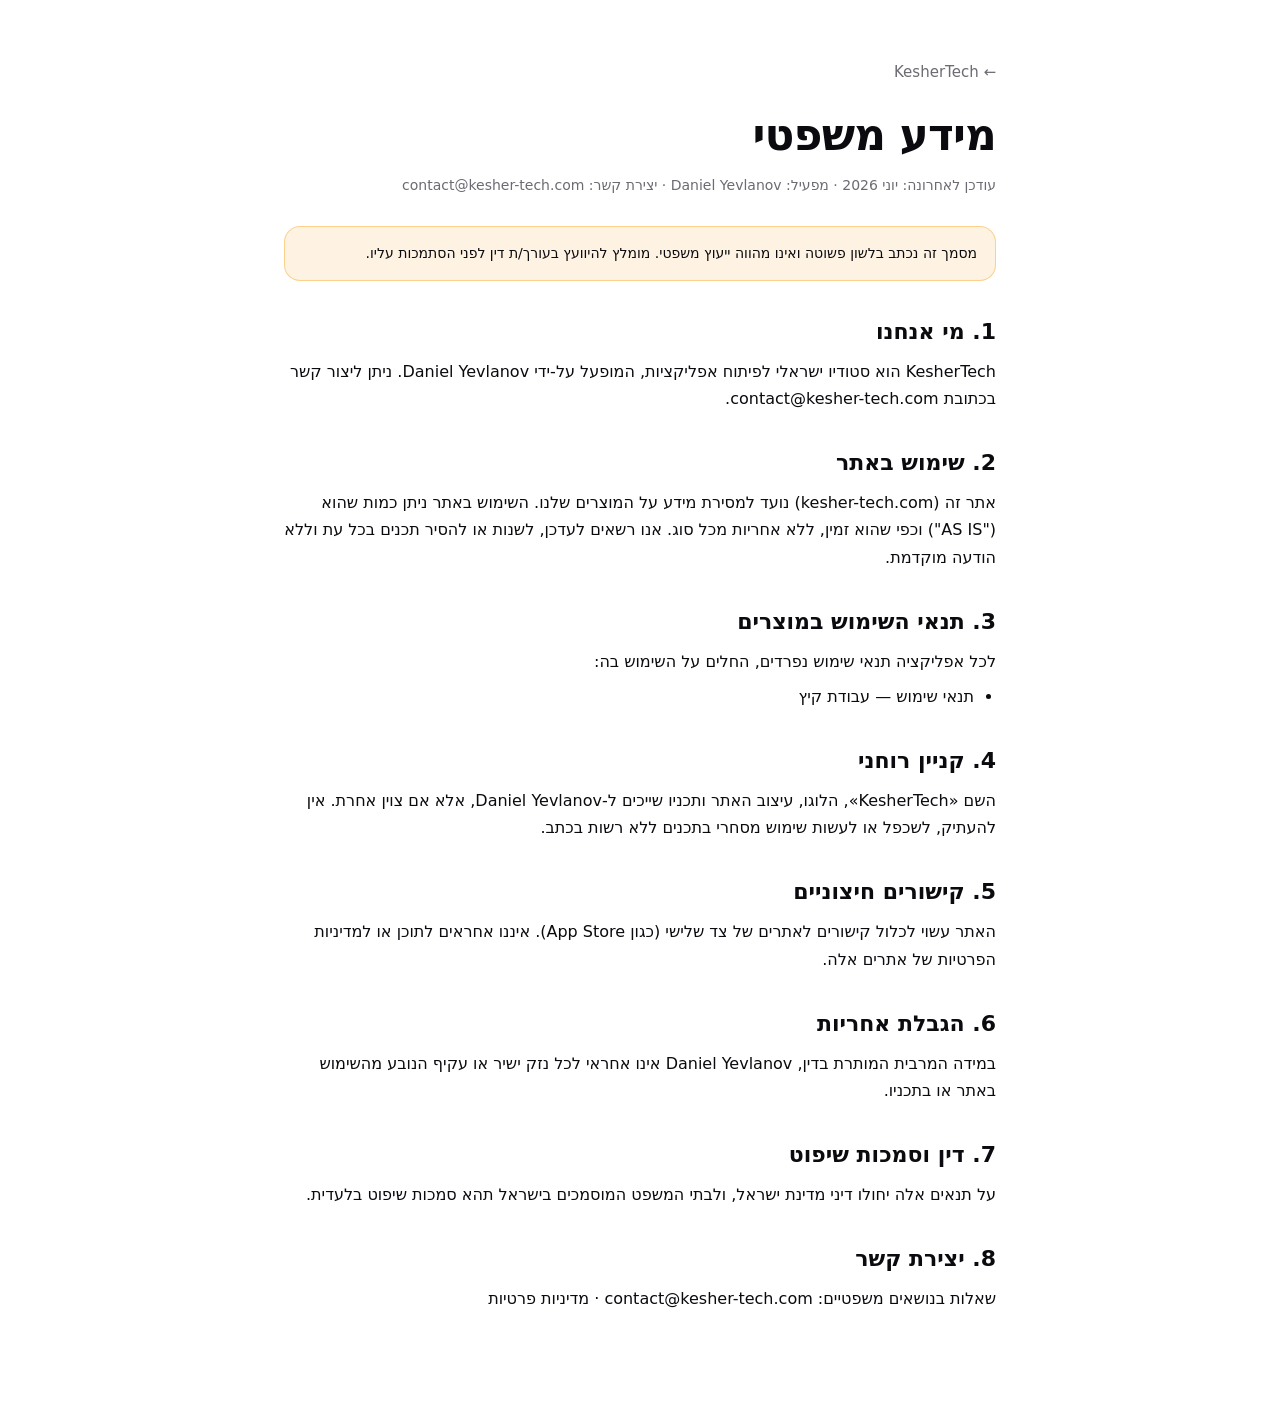
<file: legal.html>
<!doctype html>
<html lang="he" dir="rtl">
<head>
  <meta charset="utf-8" />
  <meta name="viewport" content="width=device-width, initial-scale=1" />
  <title>מידע משפטי — KesherTech</title>
  <meta name="description" content="מידע משפטי, תנאי שימוש באתר וזכויות יוצרים של KesherTech." />
  <link rel="icon" href="assets/sun.svg" />
  <link rel="stylesheet" href="css/styles.css" />
  <script>(function(){try{var t=localStorage.getItem("kt-theme");if(!t){t=window.matchMedia&&window.matchMedia("(prefers-color-scheme: dark)").matches?"dark":"light";}document.documentElement.dataset.theme=t;}catch(e){}})();</script>
</head>
<body>
  <main class="legal">
    <a class="back" href="index.html">← KesherTech</a>
    <h1>מידע משפטי</h1>
    <p class="updated">עודכן לאחרונה: יוני 2026 · מפעיל: Daniel Yevlanov · יצירת קשר: contact@kesher-tech.com</p>

    <div class="disclaimer">מסמך זה נכתב בלשון פשוטה ואינו מהווה ייעוץ משפטי. מומלץ להיוועץ בעורך/ת דין לפני הסתמכות עליו.</div>

    <h2>1. מי אנחנו</h2>
    <p>KesherTech הוא סטודיו ישראלי לפיתוח אפליקציות, המופעל על‑ידי Daniel Yevlanov. ניתן ליצור קשר בכתובת contact@kesher-tech.com.</p>

    <h2>2. שימוש באתר</h2>
    <p>אתר זה (kesher-tech.com) נועד למסירת מידע על המוצרים שלנו. השימוש באתר ניתן כמות שהוא ("AS IS") וכפי שהוא זמין, ללא אחריות מכל סוג. אנו רשאים לעדכן, לשנות או להסיר תכנים בכל עת וללא הודעה מוקדמת.</p>

    <h2>3. תנאי השימוש במוצרים</h2>
    <p>לכל אפליקציה תנאי שימוש נפרדים, החלים על השימוש בה:</p>
    <ul>
      <li><a href="summerjob/terms.html">תנאי שימוש — עבודת קיץ</a></li>
    </ul>

    <h2>4. קניין רוחני</h2>
    <p>השם «KesherTech», הלוגו, עיצוב האתר ותכניו שייכים ל‑Daniel Yevlanov, אלא אם צוין אחרת. אין להעתיק, לשכפל או לעשות שימוש מסחרי בתכנים ללא רשות בכתב.</p>

    <h2>5. קישורים חיצוניים</h2>
    <p>האתר עשוי לכלול קישורים לאתרים של צד שלישי (כגון App Store). איננו אחראים לתוכן או למדיניות הפרטיות של אתרים אלה.</p>

    <h2>6. הגבלת אחריות</h2>
    <p>במידה המרבית המותרת בדין, Daniel Yevlanov אינו אחראי לכל נזק ישיר או עקיף הנובע מהשימוש באתר או בתכניו.</p>

    <h2>7. דין וסמכות שיפוט</h2>
    <p>על תנאים אלה יחולו דיני מדינת ישראל, ולבתי המשפט המוסמכים בישראל תהא סמכות שיפוט בלעדית.</p>

    <h2>8. יצירת קשר</h2>
    <p>שאלות בנושאים משפטיים: contact@kesher-tech.com · <a href="privacy.html">מדיניות פרטיות</a></p>
  </main>
  <script src="js/theme.js" defer></script>
</body>
</html>
</file>
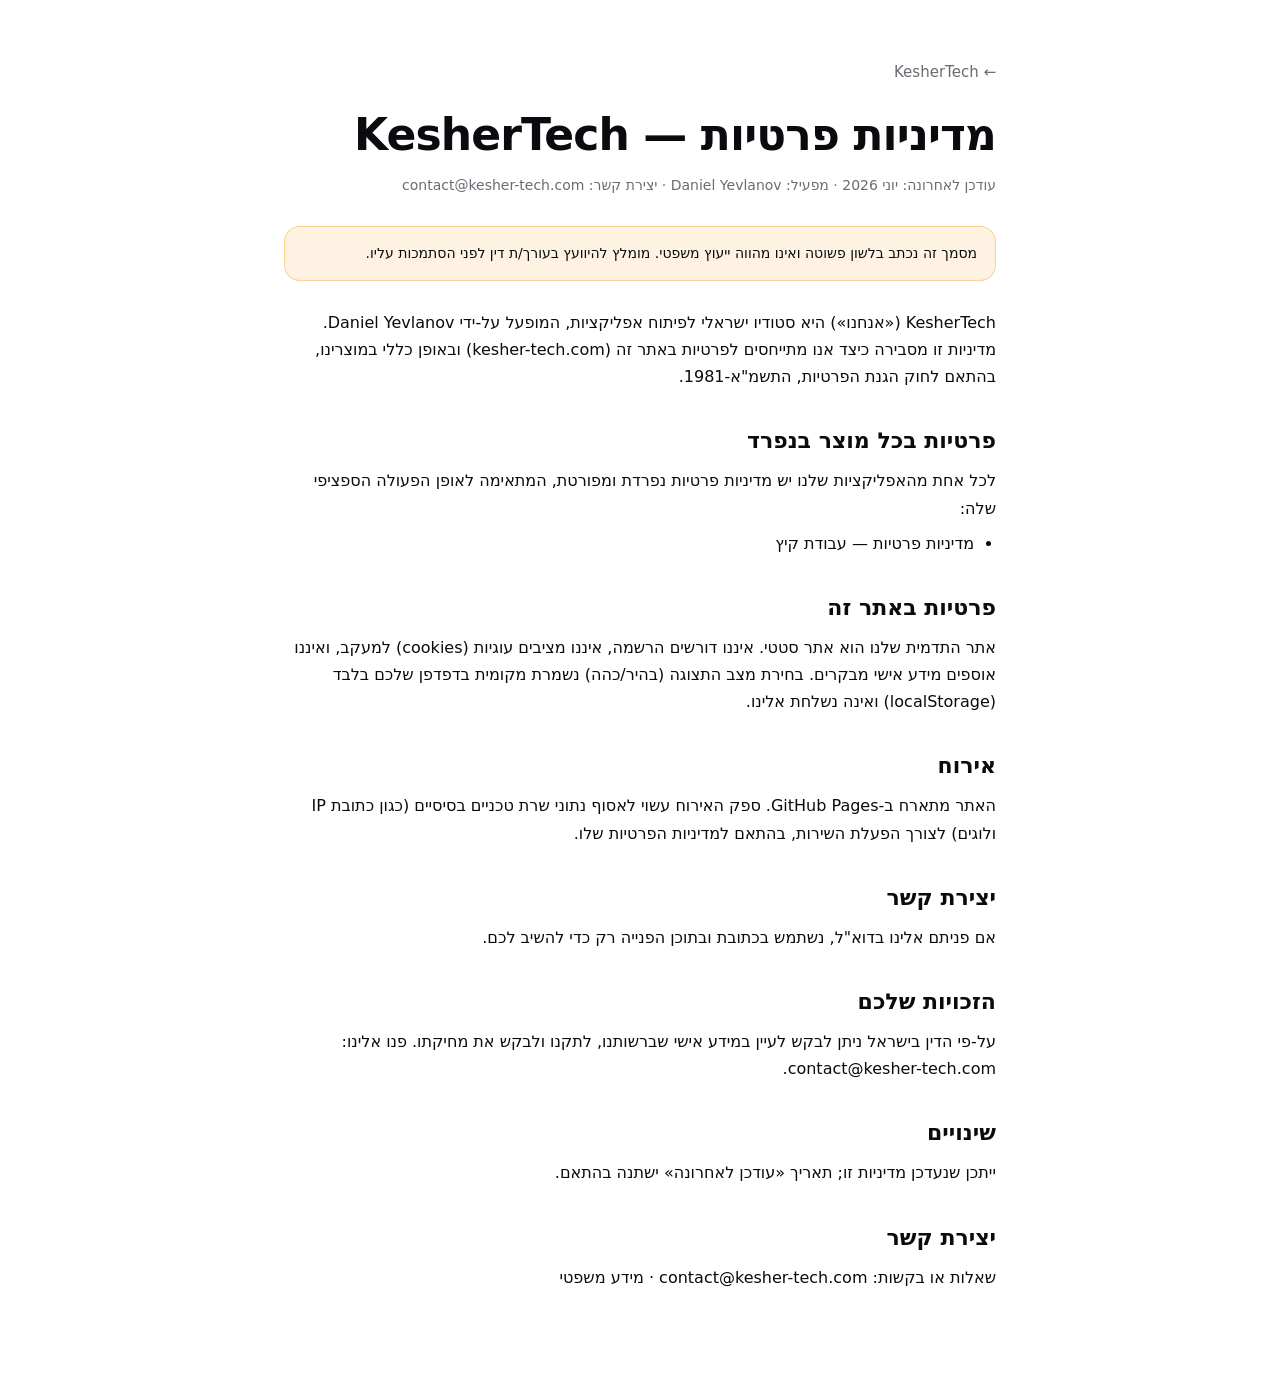
<file: privacy.html>
<!doctype html>
<html lang="he" dir="rtl">
<head>
  <meta charset="utf-8" />
  <meta name="viewport" content="width=device-width, initial-scale=1" />
  <title>מדיניות פרטיות — KesherTech</title>
  <meta name="description" content="מדיניות הפרטיות הכללית של KesherTech ושל אתר kesher-tech.com." />
  <link rel="icon" href="assets/sun.svg" />
  <link rel="stylesheet" href="css/styles.css" />
  <script>(function(){try{var t=localStorage.getItem("kt-theme");if(!t){t=window.matchMedia&&window.matchMedia("(prefers-color-scheme: dark)").matches?"dark":"light";}document.documentElement.dataset.theme=t;}catch(e){}})();</script>
</head>
<body>
  <main class="legal">
    <a class="back" href="index.html">← KesherTech</a>
    <h1>מדיניות פרטיות — KesherTech</h1>
    <p class="updated">עודכן לאחרונה: יוני 2026 · מפעיל: Daniel Yevlanov · יצירת קשר: contact@kesher-tech.com</p>

    <div class="disclaimer">מסמך זה נכתב בלשון פשוטה ואינו מהווה ייעוץ משפטי. מומלץ להיוועץ בעורך/ת דין לפני הסתמכות עליו.</div>

    <p>KesherTech («אנחנו») היא סטודיו ישראלי לפיתוח אפליקציות, המופעל על‑ידי Daniel Yevlanov. מדיניות זו מסבירה כיצד אנו מתייחסים לפרטיות באתר זה (kesher-tech.com) ובאופן כללי במוצרינו, בהתאם לחוק הגנת הפרטיות, התשמ"א‑1981.</p>

    <h2>פרטיות בכל מוצר בנפרד</h2>
    <p>לכל אחת מהאפליקציות שלנו יש מדיניות פרטיות נפרדת ומפורטת, המתאימה לאופן הפעולה הספציפי שלה:</p>
    <ul>
      <li><a href="summerjob/privacy.html">מדיניות פרטיות — עבודת קיץ</a></li>
    </ul>

    <h2>פרטיות באתר זה</h2>
    <p>אתר התדמית שלנו הוא אתר סטטי. איננו דורשים הרשמה, איננו מציבים עוגיות (cookies) למעקב, ואיננו אוספים מידע אישי מבקרים. בחירת מצב התצוגה (בהיר/כהה) נשמרת מקומית בדפדפן שלכם בלבד (localStorage) ואינה נשלחת אלינו.</p>

    <h2>אירוח</h2>
    <p>האתר מתארח ב‑GitHub Pages. ספק האירוח עשוי לאסוף נתוני שרת טכניים בסיסיים (כגון כתובת IP ולוגים) לצורך הפעלת השירות, בהתאם למדיניות הפרטיות שלו.</p>

    <h2>יצירת קשר</h2>
    <p>אם פניתם אלינו בדוא"ל, נשתמש בכתובת ובתוכן הפנייה רק כדי להשיב לכם.</p>

    <h2>הזכויות שלכם</h2>
    <p>על‑פי הדין בישראל ניתן לבקש לעיין במידע אישי שברשותנו, לתקנו ולבקש את מחיקתו. פנו אלינו: contact@kesher-tech.com.</p>

    <h2>שינויים</h2>
    <p>ייתכן שנעדכן מדיניות זו; תאריך «עודכן לאחרונה» ישתנה בהתאם.</p>

    <h2>יצירת קשר</h2>
    <p>שאלות או בקשות: contact@kesher-tech.com · <a href="legal.html">מידע משפטי</a></p>
  </main>
  <script src="js/theme.js" defer></script>
</body>
</html>
</file>
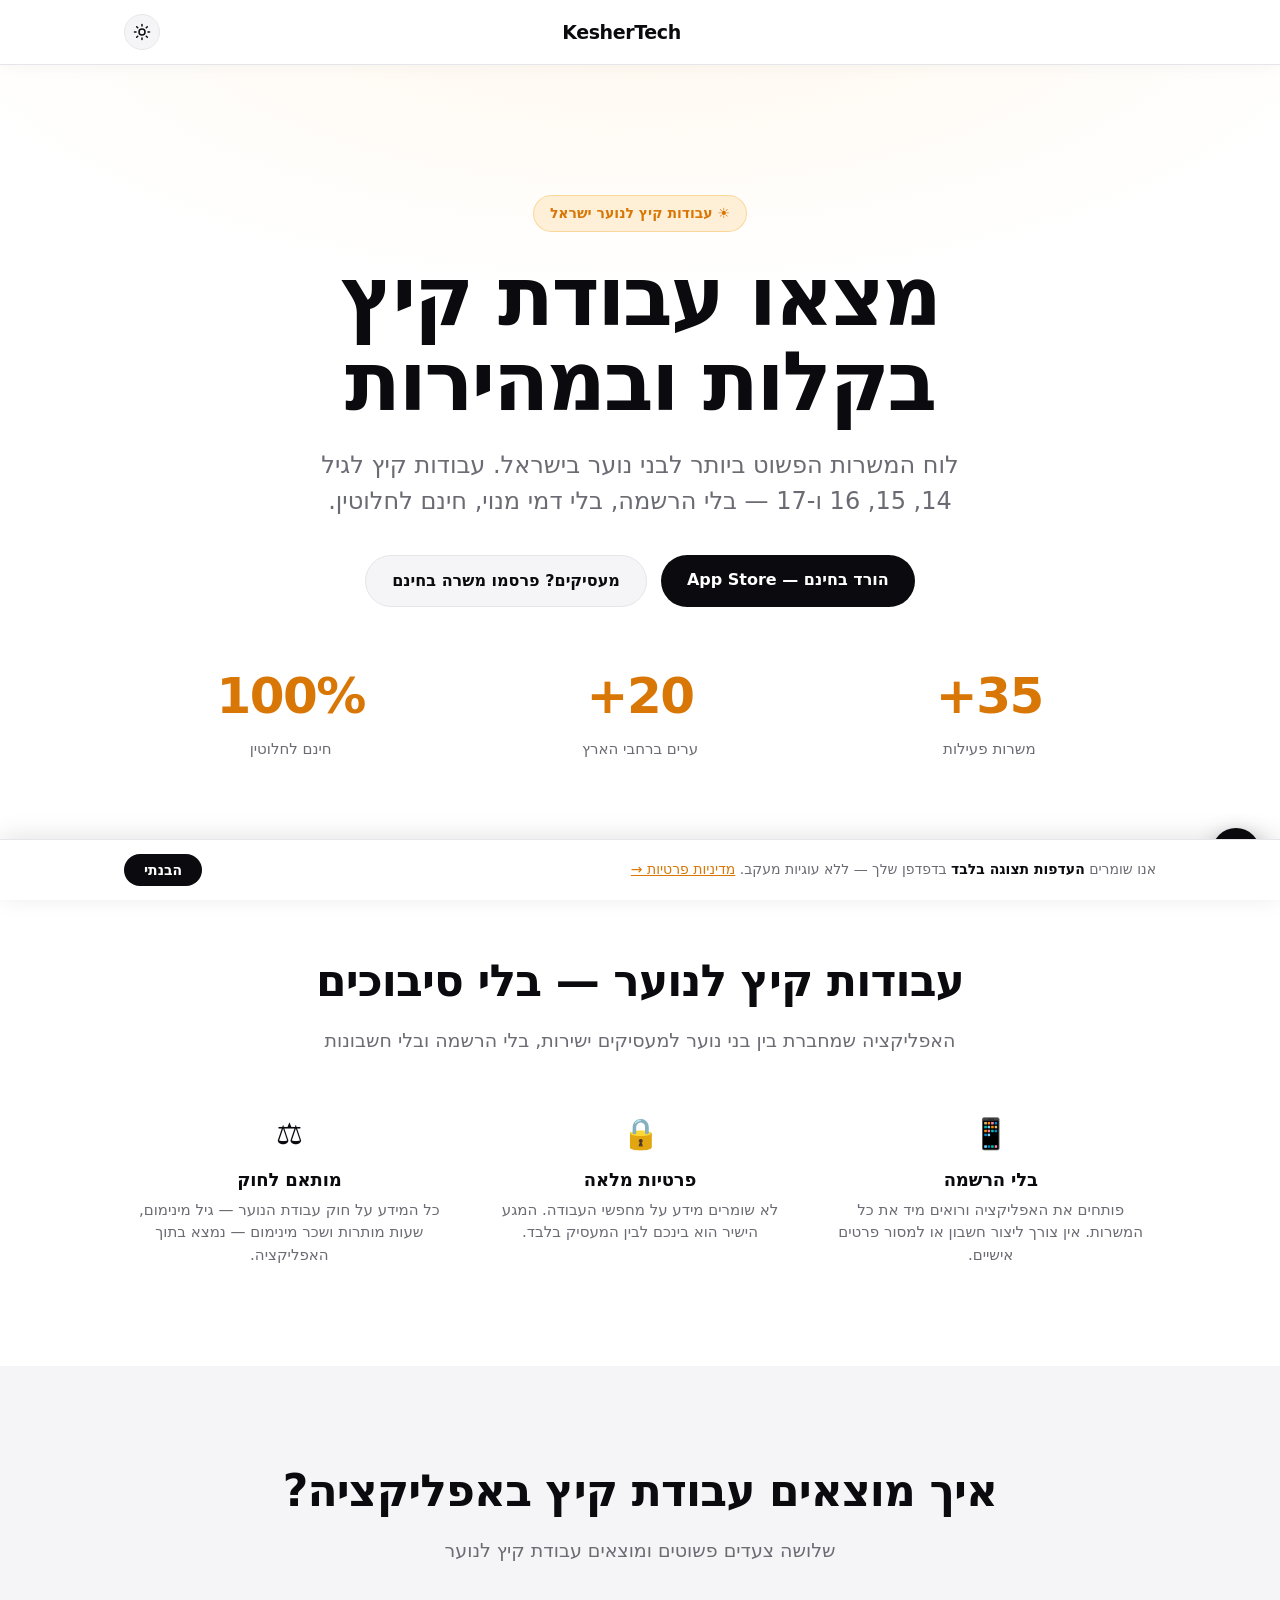
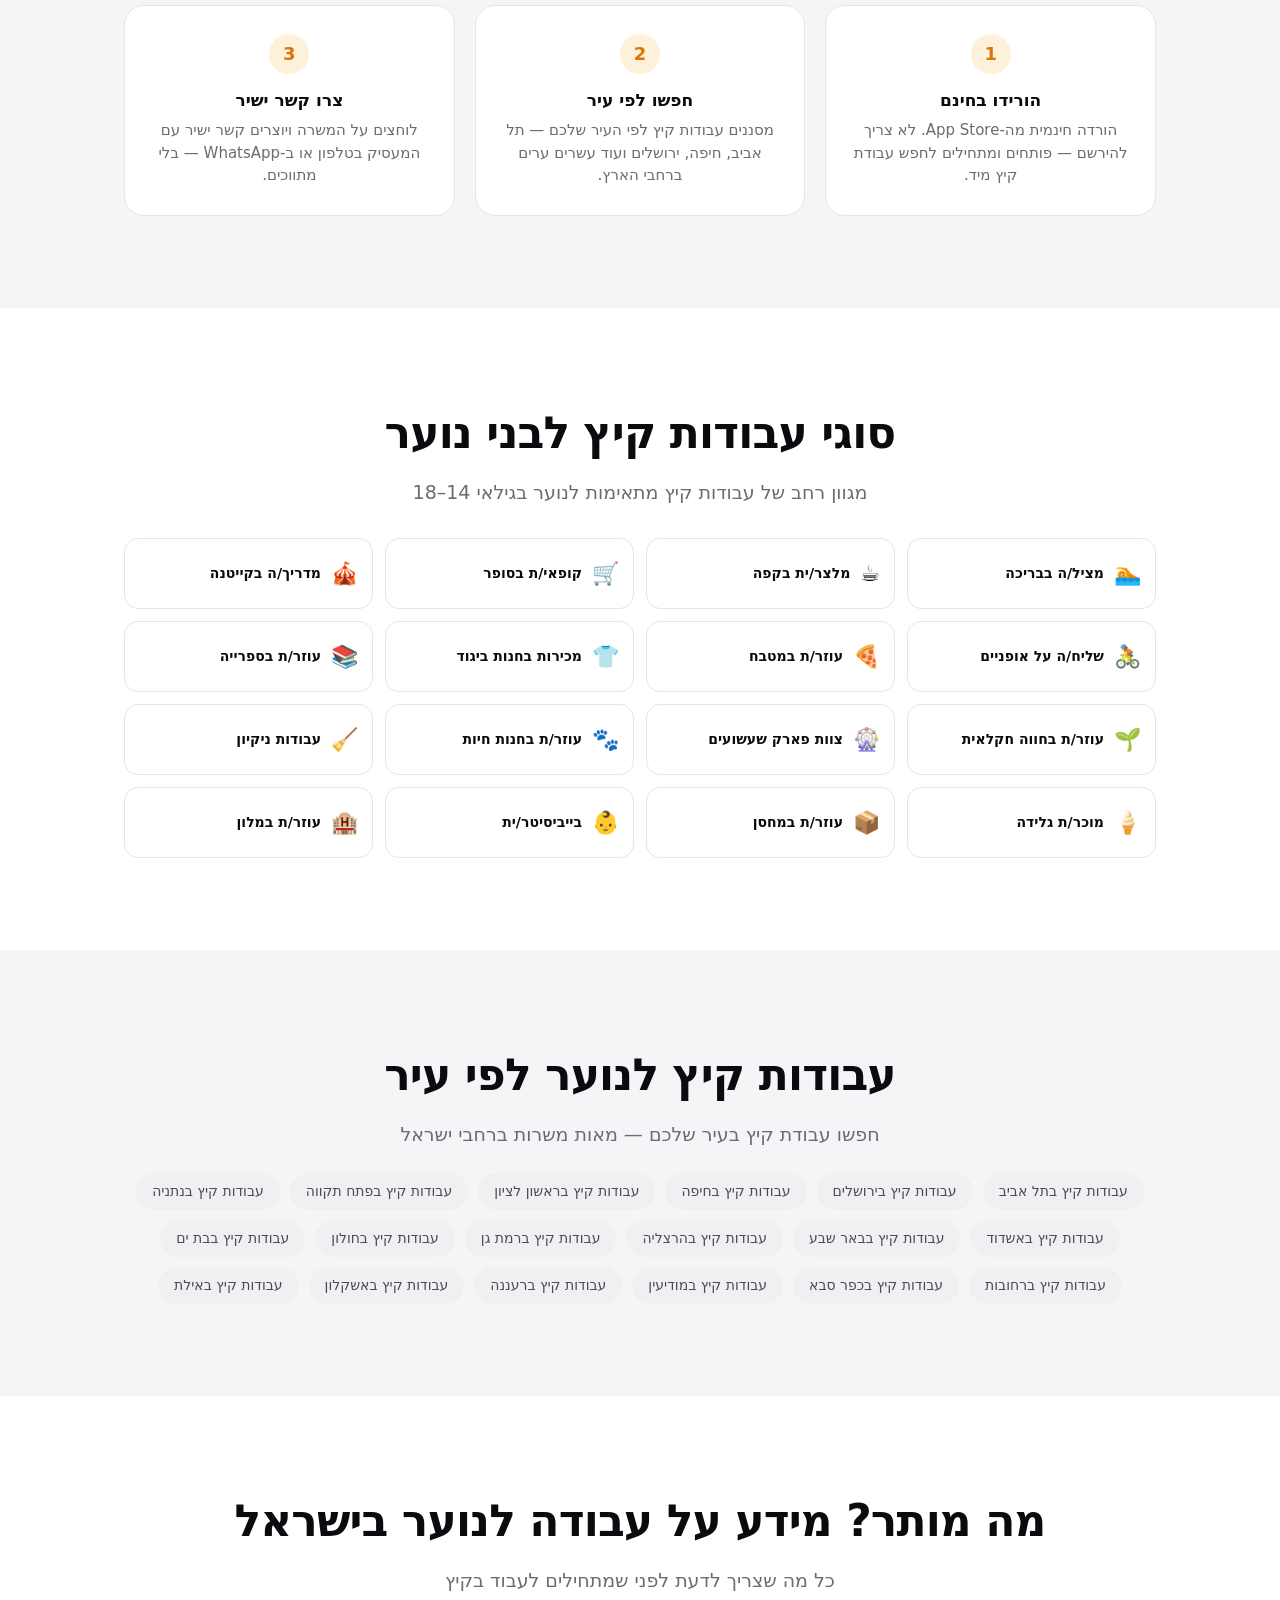
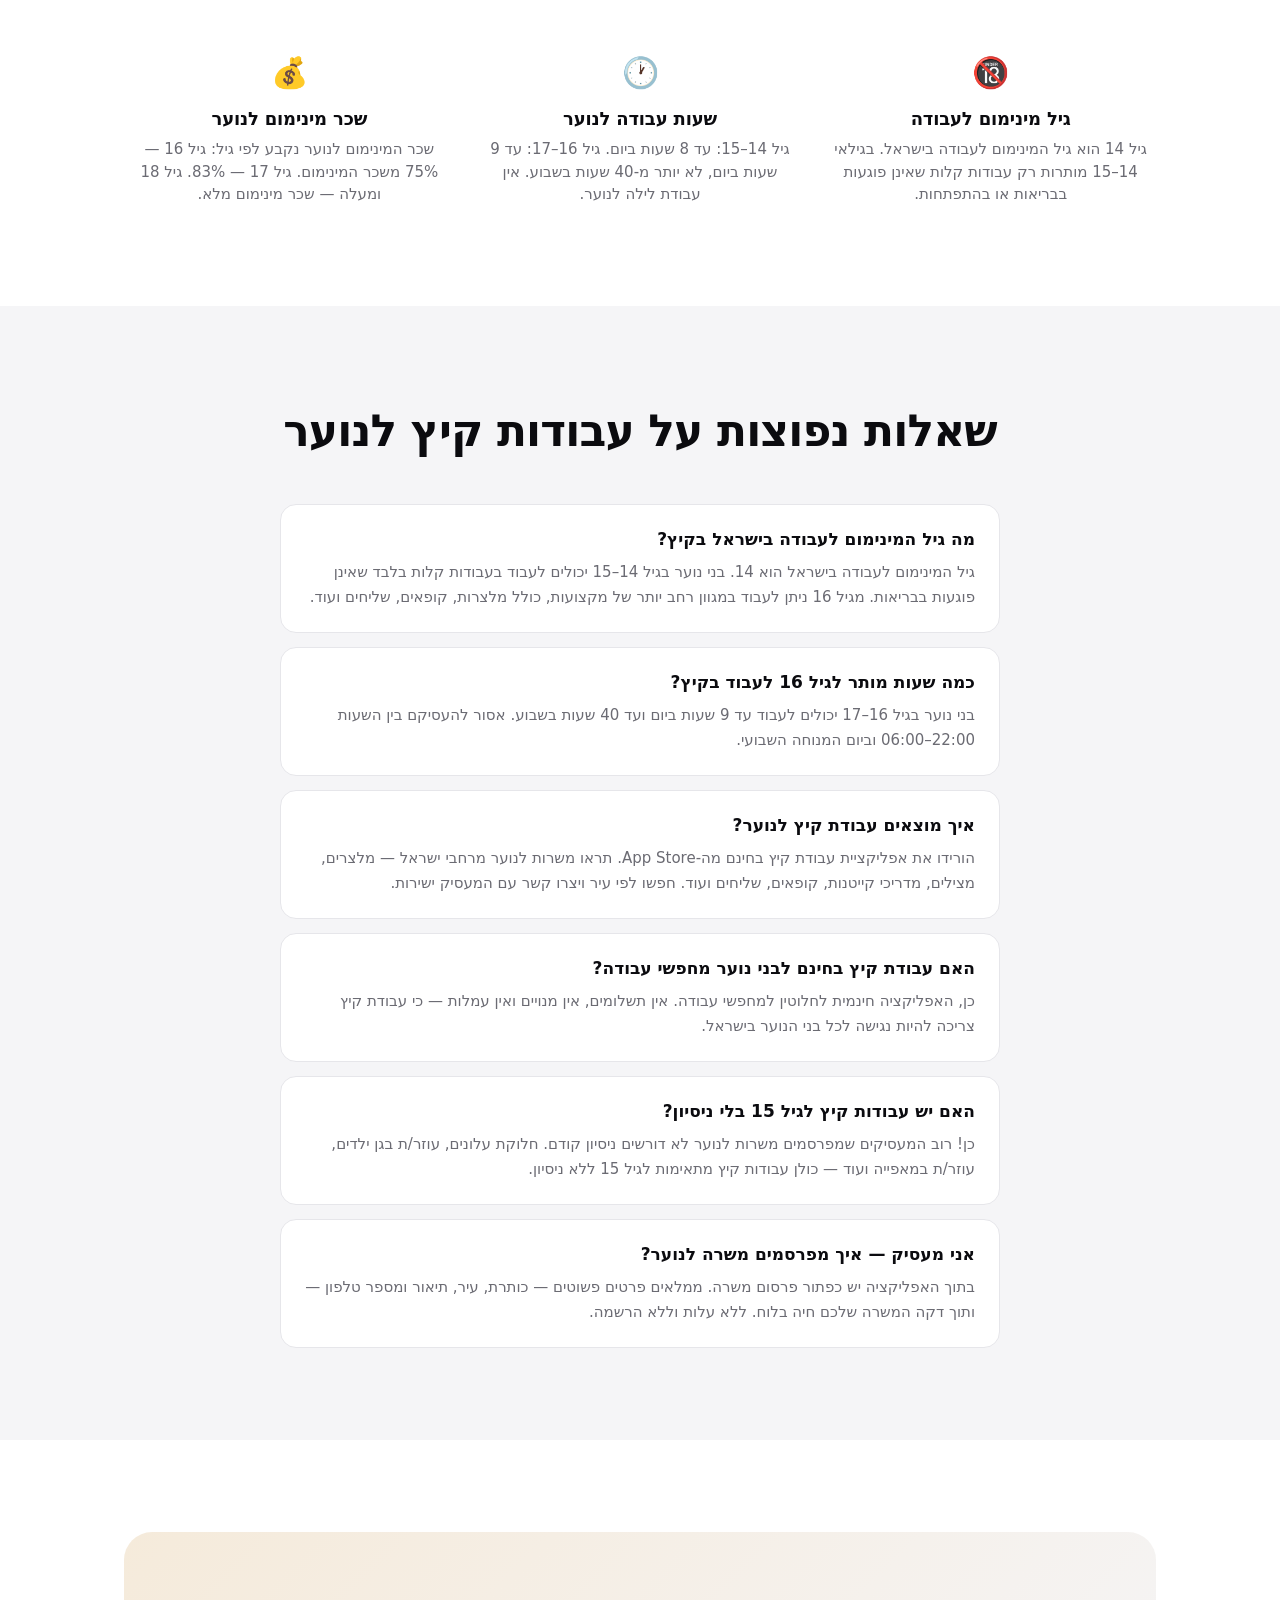
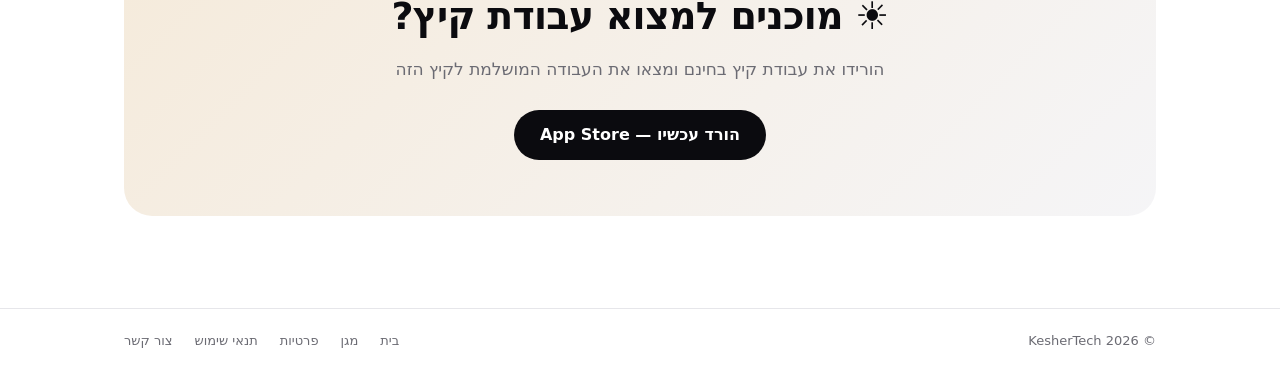
<file: summerjob.html>
<!doctype html>
<html lang="he" dir="rtl">
<head>
  <meta charset="utf-8" />
  <meta name="viewport" content="width=device-width, initial-scale=1" />
  <title>עבודת קיץ לנוער | עבודות קיץ לבני נוער ישראל | KesherTech</title>
  <meta name="description" content="מחפש עבודת קיץ? לוח המשרות הכי פשוט לבני נוער בישראל — עבודות קיץ לגיל 14, 15, 16 ו-17. בלי הרשמה, בלי דמי מנוי, חינם לחלוטין." />
  <meta name="keywords" content="עבודה לנוער, עבודות קיץ, עבודה לגיל 16, עבודה לגיל 15, עבודה לתלמידי תיכון, עבודה חלקית לנוער, לוח דרושים לנוער, עבודה בקיץ, אלבאיט לנוער, עבודה לגיל 14, עבודה לגיל 17, דרושים נוער" />
  <link rel="canonical" href="https://kesher-tech.com/summerjob.html" />
  <meta property="og:title" content="עבודת קיץ — לוח עבודות לנוער ישראל" />
  <meta property="og:description" content="מחפש עבודת קיץ? מאות משרות לבני נוער בכל הארץ. בלי הרשמה, חינם לחלוטין." />
  <meta property="og:type" content="website" />
  <link rel="icon" href="assets/sun.svg" />
  <link rel="stylesheet" href="css/styles.css" />
  <script>(function(){try{var t=localStorage.getItem("kt-theme");if(!t){t=window.matchMedia&&window.matchMedia("(prefers-color-scheme: dark)").matches?"dark":"light";}document.documentElement.dataset.theme=t;}catch(e){}})();</script>
  <script type="application/ld+json">
  {"@context":"https://schema.org","@type":"MobileApplication","name":"עבודת קיץ","operatingSystem":"iOS","applicationCategory":"BusinessApplication","offers":{"@type":"Offer","price":"0","priceCurrency":"ILS"},"description":"לוח עבודות קיץ לנוער ישראל. מחפשי עבודה ומעסיקים מתחברים ישירות, בלי הרשמה.","url":"https://apps.apple.com/il/app/id6782529443","author":{"@type":"Organization","name":"KesherTech"}}
  </script>
  <style>
    .stats{display:grid;grid-template-columns:repeat(3,1fr);gap:16px;margin-top:52px;text-align:center}
    .stat-num{font-size:clamp(30px,5vw,50px);font-weight:800;letter-spacing:-.03em;color:var(--sun-dark)}
    .stat-label{color:var(--muted);font-size:15px;margin-top:4px}
    .steps{display:grid;grid-template-columns:repeat(3,1fr);gap:20px;margin-top:40px}
    .step{background:var(--card);border:1px solid var(--line);border-radius:20px;padding:28px 22px;text-align:center}
    .step-num{width:40px;height:40px;border-radius:980px;background:color-mix(in srgb,var(--sun) 15%,transparent);color:var(--sun-dark);font-weight:800;font-size:18px;display:grid;place-items:center;margin:0 auto 14px}
    .step h4{font-size:17px;font-weight:700;margin-bottom:6px}
    .step p{color:var(--muted);font-size:15px}
    .job-types{display:grid;grid-template-columns:repeat(4,1fr);gap:12px;margin-top:32px}
    .job-type{background:var(--card);border:1px solid var(--line);border-radius:14px;padding:18px 14px;display:flex;align-items:center;gap:10px}
    .job-type .ico{font-size:22px;flex-shrink:0}
    .job-type span{font-size:14px;font-weight:600}
    .city-grid{display:flex;flex-wrap:wrap;gap:10px;margin-top:24px;justify-content:center}
    .city-tag{background:var(--chip);color:var(--chip-ink);font-size:14px;font-weight:500;padding:8px 16px;border-radius:980px}
    .faq{max-width:720px;margin:40px auto 0;display:flex;flex-direction:column;gap:14px}
    .faq-item{background:var(--card);border:1px solid var(--line);border-radius:16px;padding:22px 24px}
    .faq-item h3{font-size:17px;font-weight:700;margin-bottom:8px}
    .faq-item p{color:var(--muted);font-size:15px;line-height:1.65}
    .dl-box{background:linear-gradient(135deg,color-mix(in srgb,var(--sun) 12%,var(--soft)),var(--soft));border-radius:28px;padding:56px 40px;text-align:center}
    .dl-box h2{font-size:clamp(26px,4vw,38px);font-weight:800;letter-spacing:-.02em}
    .dl-box p{color:var(--muted);font-size:17px;margin:12px 0 28px}
    @media(max-width:760px){.job-types{grid-template-columns:repeat(2,1fr)}.steps{grid-template-columns:1fr 1fr}}
    @media(max-width:500px){.stats,.steps{grid-template-columns:1fr}.job-types{grid-template-columns:1fr 1fr}}
  </style>
</head>
<body>
  <a href="#main-content" class="skip-link">דלג לתוכן הראשי</a>
  <nav class="nav">
    <div class="wrap nav-center">
      <a class="brand" href="index.html"><img src="assets/sun.svg" alt="" />KesherTech</a>
      <button class="theme-toggle" type="button" aria-label="החלפת מצב כהה/בהיר">
        <svg class="sun" viewBox="0 0 24 24" fill="none" stroke="currentColor" stroke-width="2" stroke-linecap="round"><circle cx="12" cy="12" r="4"/><path d="M12 2v2M12 20v2M4.9 4.9l1.4 1.4M17.7 17.7l1.4 1.4M2 12h2M20 12h2M4.9 19.1l1.4-1.4M17.7 6.3l1.4-1.4"/></svg>
        <svg class="moon" viewBox="0 0 24 24" fill="currentColor"><path d="M21 12.8A9 9 0 1 1 11.2 3a7 7 0 0 0 9.8 9.8z"/></svg>
      </button>
    </div>
  </nav>

  <div id="main-content" tabindex="-1" style="outline:none"></div>

  <header class="hero">
    <div class="wrap reveal">
      <span class="eyebrow">☀️ עבודות קיץ לנוער ישראל</span>
      <h1>מצאו עבודת קיץ<br/>בקלות ובמהירות</h1>
      <p>לוח המשרות הפשוט ביותר לבני נוער בישראל. עבודות קיץ לגיל 14, 15, 16 ו-17 — בלי הרשמה, בלי דמי מנוי, חינם לחלוטין.</p>
      <div class="cta">
        <a class="btn btn-primary" href="https://apps.apple.com/il/app/%D7%A2%D7%91%D7%95%D7%93%D7%AA-%D7%A7%D7%99%D7%A5-%D7%A2%D7%91%D7%95%D7%93%D7%95%D7%AA-%D7%9C%D7%A0%D7%95%D7%A2%D7%A8/id6782529443" target="_blank" rel="noopener">הורד בחינם — App Store</a>
        <a class="btn btn-ghost" href="summerjob/employers.html">מעסיקים? פרסמו משרה בחינם</a>
      </div>
    </div>
    <div class="wrap">
      <div class="stats reveal">
        <div><div class="stat-num">35+</div><div class="stat-label">משרות פעילות</div></div>
        <div><div class="stat-num">20+</div><div class="stat-label">ערים ברחבי הארץ</div></div>
        <div><div class="stat-num">100%</div><div class="stat-label">חינם לחלוטין</div></div>
      </div>
    </div>
  </header>

  <section class="section">
    <div class="wrap">
      <h2 class="section-title reveal">עבודות קיץ לנוער — בלי סיבוכים</h2>
      <p class="section-sub reveal">האפליקציה שמחברת בין בני נוער למעסיקים ישירות, בלי הרשמה ובלי חשבונות</p>
      <div class="values" style="margin-top:48px">
        <div class="value reveal">
          <div class="ico">📱</div>
          <h4>בלי הרשמה</h4>
          <p>פותחים את האפליקציה ורואים מיד את כל המשרות. אין צורך ליצור חשבון או למסור פרטים אישיים.</p>
        </div>
        <div class="value reveal">
          <div class="ico">🔒</div>
          <h4>פרטיות מלאה</h4>
          <p>לא שומרים מידע על מחפשי העבודה. המגע הישיר הוא בינכם לבין המעסיק בלבד.</p>
        </div>
        <div class="value reveal">
          <div class="ico">⚖️</div>
          <h4>מותאם לחוק</h4>
          <p>כל המידע על חוק עבודת הנוער — גיל מינימום, שעות מותרות ושכר מינימום — נמצא בתוך האפליקציה.</p>
        </div>
      </div>
    </div>
  </section>

  <section class="section section-soft">
    <div class="wrap">
      <h2 class="section-title reveal">איך מוצאים עבודת קיץ באפליקציה?</h2>
      <p class="section-sub reveal">שלושה צעדים פשוטים ומוצאים עבודת קיץ לנוער</p>
      <div class="steps">
        <div class="step reveal">
          <div class="step-num">1</div>
          <h4>הורידו בחינם</h4>
          <p>הורדה חינמית מה-App Store. לא צריך להירשם — פותחים ומתחילים לחפש עבודת קיץ מיד.</p>
        </div>
        <div class="step reveal">
          <div class="step-num">2</div>
          <h4>חפשו לפי עיר</h4>
          <p>מסננים עבודות קיץ לפי העיר שלכם — תל אביב, חיפה, ירושלים ועוד עשרים ערים ברחבי הארץ.</p>
        </div>
        <div class="step reveal">
          <div class="step-num">3</div>
          <h4>צרו קשר ישיר</h4>
          <p>לוחצים על המשרה ויוצרים קשר ישיר עם המעסיק בטלפון או ב-WhatsApp — בלי מתווכים.</p>
        </div>
      </div>
    </div>
  </section>

  <section class="section">
    <div class="wrap">
      <h2 class="section-title reveal">סוגי עבודות קיץ לבני נוער</h2>
      <p class="section-sub reveal">מגוון רחב של עבודות קיץ מתאימות לנוער בגילאי 14–18</p>
      <div class="job-types">
        <div class="job-type reveal"><div class="ico">🏊</div><span>מציל/ה בבריכה</span></div>
        <div class="job-type reveal"><div class="ico">☕</div><span>מלצר/ית בקפה</span></div>
        <div class="job-type reveal"><div class="ico">🛒</div><span>קופאי/ת בסופר</span></div>
        <div class="job-type reveal"><div class="ico">🎪</div><span>מדריך/ה בקייטנה</span></div>
        <div class="job-type reveal"><div class="ico">🚴</div><span>שליח/ה על אופניים</span></div>
        <div class="job-type reveal"><div class="ico">🍕</div><span>עוזר/ת במטבח</span></div>
        <div class="job-type reveal"><div class="ico">👕</div><span>מכירות בחנות ביגוד</span></div>
        <div class="job-type reveal"><div class="ico">📚</div><span>עוזר/ת בספרייה</span></div>
        <div class="job-type reveal"><div class="ico">🌱</div><span>עוזר/ת בחווה חקלאית</span></div>
        <div class="job-type reveal"><div class="ico">🎡</div><span>צוות פארק שעשועים</span></div>
        <div class="job-type reveal"><div class="ico">🐾</div><span>עוזר/ת בחנות חיות</span></div>
        <div class="job-type reveal"><div class="ico">🧹</div><span>עבודות ניקיון</span></div>
        <div class="job-type reveal"><div class="ico">🍦</div><span>מוכר/ת גלידה</span></div>
        <div class="job-type reveal"><div class="ico">📦</div><span>עוזר/ת במחסן</span></div>
        <div class="job-type reveal"><div class="ico">👶</div><span>בייביסיטר/ית</span></div>
        <div class="job-type reveal"><div class="ico">🏨</div><span>עוזר/ת במלון</span></div>
      </div>
    </div>
  </section>

  <section class="section section-soft">
    <div class="wrap" style="text-align:center">
      <h2 class="section-title reveal">עבודות קיץ לנוער לפי עיר</h2>
      <p class="section-sub reveal">חפשו עבודת קיץ בעיר שלכם — מאות משרות ברחבי ישראל</p>
      <div class="city-grid reveal">
        <span class="city-tag">עבודות קיץ בתל אביב</span>
        <span class="city-tag">עבודות קיץ בירושלים</span>
        <span class="city-tag">עבודות קיץ בחיפה</span>
        <span class="city-tag">עבודות קיץ בראשון לציון</span>
        <span class="city-tag">עבודות קיץ בפתח תקווה</span>
        <span class="city-tag">עבודות קיץ בנתניה</span>
        <span class="city-tag">עבודות קיץ באשדוד</span>
        <span class="city-tag">עבודות קיץ בבאר שבע</span>
        <span class="city-tag">עבודות קיץ בהרצליה</span>
        <span class="city-tag">עבודות קיץ ברמת גן</span>
        <span class="city-tag">עבודות קיץ בחולון</span>
        <span class="city-tag">עבודות קיץ בבת ים</span>
        <span class="city-tag">עבודות קיץ ברחובות</span>
        <span class="city-tag">עבודות קיץ בכפר סבא</span>
        <span class="city-tag">עבודות קיץ במודיעין</span>
        <span class="city-tag">עבודות קיץ ברעננה</span>
        <span class="city-tag">עבודות קיץ באשקלון</span>
        <span class="city-tag">עבודות קיץ באילת</span>
      </div>
    </div>
  </section>

  <section class="section">
    <div class="wrap">
      <h2 class="section-title reveal">מה מותר? מידע על עבודה לנוער בישראל</h2>
      <p class="section-sub reveal">כל מה שצריך לדעת לפני שמתחילים לעבוד בקיץ</p>
      <div class="values" style="margin-top:48px">
        <div class="value reveal">
          <div class="ico">🔞</div>
          <h4>גיל מינימום לעבודה</h4>
          <p>גיל 14 הוא גיל המינימום לעבודה בישראל. בגילאי 14–15 מותרות רק עבודות קלות שאינן פוגעות בבריאות או בהתפתחות.</p>
        </div>
        <div class="value reveal">
          <div class="ico">🕐</div>
          <h4>שעות עבודה לנוער</h4>
          <p>גיל 14–15: עד 8 שעות ביום. גיל 16–17: עד 9 שעות ביום, לא יותר מ-40 שעות בשבוע. אין עבודת לילה לנוער.</p>
        </div>
        <div class="value reveal">
          <div class="ico">💰</div>
          <h4>שכר מינימום לנוער</h4>
          <p>שכר המינימום לנוער נקבע לפי גיל: גיל 16 — 75% משכר המינימום. גיל 17 — 83%. גיל 18 ומעלה — שכר מינימום מלא.</p>
        </div>
      </div>
    </div>
  </section>

  <section id="faq" class="section section-soft">
    <div class="wrap">
      <h2 class="section-title reveal">שאלות נפוצות על עבודות קיץ לנוער</h2>
      <div class="faq">
        <div class="faq-item reveal">
          <h3>מה גיל המינימום לעבודה בישראל בקיץ?</h3>
          <p>גיל המינימום לעבודה בישראל הוא 14. בני נוער בגיל 14–15 יכולים לעבוד בעבודות קלות בלבד שאינן פוגעות בבריאות. מגיל 16 ניתן לעבוד במגוון רחב יותר של מקצועות, כולל מלצרות, קופאים, שליחים ועוד.</p>
        </div>
        <div class="faq-item reveal">
          <h3>כמה שעות מותר לגיל 16 לעבוד בקיץ?</h3>
          <p>בני נוער בגיל 16–17 יכולים לעבוד עד 9 שעות ביום ועד 40 שעות בשבוע. אסור להעסיקם בין השעות 22:00–06:00 וביום המנוחה השבועי.</p>
        </div>
        <div class="faq-item reveal">
          <h3>איך מוצאים עבודת קיץ לנוער?</h3>
          <p>הורידו את אפליקציית עבודת קיץ בחינם מה-App Store. תראו משרות לנוער מרחבי ישראל — מלצרים, מצילים, מדריכי קייטנות, קופאים, שליחים ועוד. חפשו לפי עיר ויצרו קשר עם המעסיק ישירות.</p>
        </div>
        <div class="faq-item reveal">
          <h3>האם עבודת קיץ בחינם לבני נוער מחפשי עבודה?</h3>
          <p>כן, האפליקציה חינמית לחלוטין למחפשי עבודה. אין תשלומים, אין מנויים ואין עמלות — כי עבודת קיץ צריכה להיות נגישה לכל בני הנוער בישראל.</p>
        </div>
        <div class="faq-item reveal">
          <h3>האם יש עבודות קיץ לגיל 15 בלי ניסיון?</h3>
          <p>כן! רוב המעסיקים שמפרסמים משרות לנוער לא דורשים ניסיון קודם. חלוקת עלונים, עוזר/ת בגן ילדים, עוזר/ת במאפייה ועוד — כולן עבודות קיץ מתאימות לגיל 15 ללא ניסיון.</p>
        </div>
        <div class="faq-item reveal">
          <h3>אני מעסיק — איך מפרסמים משרה לנוער?</h3>
          <p>בתוך האפליקציה יש כפתור פרסום משרה. ממלאים פרטים פשוטים — כותרת, עיר, תיאור ומספר טלפון — ותוך דקה המשרה שלכם חיה בלוח. ללא עלות וללא הרשמה.</p>
        </div>
      </div>
    </div>
  </section>

  <section class="section">
    <div class="wrap">
      <div class="dl-box reveal">
        <h2>☀️ מוכנים למצוא עבודת קיץ?</h2>
        <p>הורידו את עבודת קיץ בחינם ומצאו את העבודה המושלמת לקיץ הזה</p>
        <a class="btn btn-primary" href="https://apps.apple.com/il/app/%D7%A2%D7%91%D7%95%D7%93%D7%AA-%D7%A7%D7%99%D7%A5-%D7%A2%D7%91%D7%95%D7%93%D7%95%D7%AA-%D7%9C%D7%A0%D7%95%D7%A2%D7%A8/id6782529443" target="_blank" rel="noopener">הורד עכשיו — App Store</a>
      </div>
    </div>
  </section>

  <footer class="footer">
    <div class="wrap">
      <span>© <span id="yr">2026</span> KesherTech</span>
      <span class="legal">
        <a href="index.html">בית</a>
        <a href="magen.html">מגן</a>
        <a href="summerjob/privacy.html">פרטיות</a>
        <a href="summerjob/terms.html">תנאי שימוש</a>
        <a href="index.html#contact">צור קשר</a>
      </span>
    </div>
  </footer>

  <script>document.getElementById("yr").textContent = new Date().getFullYear();</script>
  <script src="js/reveal.js" defer></script>
  <script src="js/theme.js" defer></script>
  <div id="cookie-bar" class="cookie-bar" hidden>
    <div class="wrap">
      <p>אנו שומרים <strong>העדפות תצוגה בלבד</strong> בדפדפן שלך — ללא עוגיות מעקב. <a href="privacy.html">מדיניות פרטיות &#x2192;</a></p>
      <button id="cookie-ok">הבנתי</button>
    </div>
  </div>

  <div class="a11y-widget" role="region" aria-label="כלי נגישות">
    <div id="a11y-panel" class="a11y-panel" role="dialog" aria-label="הגדרות נגישות" aria-modal="false">
      <div class="a11y-panel-title">נגישות</div>
      <div class="a11y-row">
        <span>גודל טקסט</span>
        <div class="a11y-btns">
          <button class="a11y-btn" id="a11y-fs-down" aria-label="הקטן טקסט">A&#x2212;</button>
          <button class="a11y-btn" id="a11y-fs-reset" aria-label="איפוס">A</button>
          <button class="a11y-btn" id="a11y-fs-up" aria-label="הגדל טקסט">A+</button>
        </div>
      </div>
      <div class="a11y-row">
        <span>ניגודיות גבוהה</span>
        <button class="a11y-tog" id="a11y-hc" aria-pressed="false" aria-label="הפעל ניגודיות גבוהה"></button>
      </div>
    </div>
    <button class="a11y-trigger" id="a11y-trigger" aria-expanded="false" aria-haspopup="dialog" aria-label="כלי נגישות">
      <svg viewBox="0 0 24 24" fill="none" stroke="currentColor" stroke-width="2" stroke-linecap="round" stroke-linejoin="round" aria-hidden="true"><circle cx="12" cy="5" r="2"/><path d="M6 9h12M9 9l1 11M15 9l-1 11M9 14h6"/></svg>
    </button>
  </div>

  <script src="js/a11y.js" defer></script>

</body>
</html>
</file>
<file: summerjob/employers.html>
<!doctype html>
<html lang="he" dir="rtl">
<head>
  <meta charset="utf-8" />
  <meta name="viewport" content="width=device-width, initial-scale=1" />
  <title>פרסום משרה לנוער — חינם | עבודת קיץ מאת KesherTech</title>
  <meta name="description" content="מעסיקים: פרסמו משרת קיץ לנוער בחינם והגיעו לבני נוער מחפשי עבודה באזורכם. בלי עמלות, בלי תיווך, פרסום ב-30 שניות. עבודות קיץ, עבודה לבני נוער, דרושים נוער בכל הארץ." />
  <meta name="keywords" content="עבודות קיץ, עבודה לנוער, עבודה לבני נוער, דרושים נוער, עבודה לקיץ, פרסום משרה לנוער, משרות נוער, עבודה לגיל 15, עבודה לגיל 16, עבודה לגיל 17, עבודה לתלמידים, ג'וב לנוער, עבודה בקיץ, מעסיקים נוער, לוח דרושים נוער, עבודה מזדמנת לנוער, עבודה ראשונה" />
  <link rel="canonical" href="https://kesher-tech.com/summerjob/employers.html" />
  <link rel="icon" href="../assets/sun.svg" />
  <link rel="stylesheet" href="../css/styles.css" />

  <!-- Open Graph / social -->
  <meta property="og:type" content="website" />
  <meta property="og:locale" content="he_IL" />
  <meta property="og:title" content="פרסמו משרת קיץ לנוער — חינם | עבודת קיץ" />
  <meta property="og:description" content="הגיעו לבני נוער מחפשי עבודה באזורכם. פרסום משרה חינמי ב-30 שניות, בלי עמלות ובלי תיווך." />
  <meta property="og:url" content="https://kesher-tech.com/summerjob/employers.html" />
  <meta property="og:image" content="https://kesher-tech.com/assets/sun.svg" />
  <meta name="twitter:card" content="summary" />

  <!-- Structured data -->
  <script type="application/ld+json">
  {
    "@context": "https://schema.org",
    "@graph": [
      {
        "@type": "Organization",
        "@id": "https://kesher-tech.com/#org",
        "name": "KesherTech",
        "url": "https://kesher-tech.com/",
        "email": "contact@kesher-tech.com",
        "logo": "https://kesher-tech.com/assets/sun.svg"
      },
      {
        "@type": "WebSite",
        "@id": "https://kesher-tech.com/#website",
        "url": "https://kesher-tech.com/",
        "name": "עבודת קיץ — KesherTech",
        "inLanguage": "he-IL",
        "publisher": { "@id": "https://kesher-tech.com/#org" }
      },
      {
        "@type": "Service",
        "name": "פרסום משרות קיץ לנוער",
        "serviceType": "לוח דרושים לעבודות קיץ לבני נוער",
        "areaServed": "IL",
        "provider": { "@id": "https://kesher-tech.com/#org" },
        "description": "פרסום משרות קיץ לנוער בחינם, ללא עמלות וללא תיווך — חיבור ישיר בין מעסיקים לבני נוער מחפשי עבודה בישראל.",
        "offers": { "@type": "Offer", "price": "0", "priceCurrency": "ILS" }
      }
    ]
  }
  </script>

  <script>(function(){try{var t=localStorage.getItem("kt-theme");if(!t){t=window.matchMedia&&window.matchMedia("(prefers-color-scheme: dark)").matches?"dark":"light";}document.documentElement.dataset.theme=t;}catch(e){}})();</script>

  <style>
    .emp-form { max-width: 560px; margin: 8px auto 0; text-align: right; }
    .emp-form .field { margin-bottom: 18px; }
    .emp-form label { display: block; font-weight: 600; font-size: 15px; margin-bottom: 7px; color: var(--ink); }
    .emp-form label .opt { font-weight: 400; color: var(--muted); }
    .emp-form input[type=text], .emp-form input[type=tel], .emp-form textarea {
      width: 100%; padding: 13px 15px; font: inherit; font-size: 16px; color: var(--ink);
      background: var(--card); border: 1px solid var(--line); border-radius: 14px;
      box-sizing: border-box; transition: border-color .15s ease;
    }
    .emp-form input:focus, .emp-form textarea:focus { outline: none; border-color: var(--sun); }
    .emp-form textarea { min-height: 110px; resize: vertical; }
    .emp-form .hint { font-size: 13px; color: var(--muted); margin-top: 6px; }
    .emp-form .seg { display: flex; gap: 10px; }
    .emp-form .seg label {
      flex: 1; margin: 0; text-align: center; padding: 12px; border: 1px solid var(--line);
      border-radius: 14px; cursor: pointer; background: var(--card); font-weight: 600;
    }
    .emp-form .seg input { position: absolute; opacity: 0; pointer-events: none; }
    .emp-form .seg label:has(input:checked) { border-color: var(--sun); background: color-mix(in srgb, var(--sun) 12%, transparent); }
    .emp-form .hp { position: absolute; left: -9999px; width: 1px; height: 1px; overflow: hidden; }
    .emp-form .submit { width: 100%; cursor: pointer; border: none; margin-top: 4px; }
    .emp-form .submit[disabled] { opacity: .55; cursor: progress; }
    .emp-msg { max-width: 560px; margin: 18px auto 0; padding: 16px 18px; border-radius: 14px; font-size: 15px; display: none; }
    .emp-msg.ok { display: block; background: color-mix(in srgb, var(--teal) 14%, transparent); color: var(--ink); border: 1px solid var(--teal); }
    .emp-msg.err { display: block; background: color-mix(in srgb, #ef4444 12%, transparent); color: var(--ink); border: 1px solid #ef4444; }
    .steps { display: grid; grid-template-columns: repeat(3, 1fr); gap: 18px; max-width: 760px; margin: 0 auto; }
    .steps .step { text-align: center; }
    .steps .num { width: 40px; height: 40px; border-radius: 50%; display: grid; place-items: center; margin: 0 auto 10px;
      background: color-mix(in srgb, var(--sun) 16%, transparent); color: var(--sun-dark); font-weight: 800; }
    @media (max-width: 620px) { .steps { grid-template-columns: 1fr; } }
  </style>
</head>
<body>
  <nav class="nav">
    <div class="wrap">
      <a class="brand" href="../index.html"><img src="../assets/sun.svg" alt="" />KesherTech</a>
      <div class="links">
        <a href="../index.html#products">מוצרים</a>
        <a href="#post">פרסמו משרה</a>
        <button class="theme-toggle" type="button" aria-label="החלפת מצב כהה/בהיר">
          <svg class="sun" viewBox="0 0 24 24" fill="none" stroke="currentColor" stroke-width="2" stroke-linecap="round"><circle cx="12" cy="12" r="4"/><path d="M12 2v2M12 20v2M4.9 4.9l1.4 1.4M17.7 17.7l1.4 1.4M2 12h2M20 12h2M4.9 19.1l1.4-1.4M17.7 6.3l1.4-1.4"/></svg>
          <svg class="moon" viewBox="0 0 24 24" fill="currentColor"><path d="M21 12.8A9 9 0 1 1 11.2 3a7 7 0 0 0 9.8 9.8z"/></svg>
        </button>
      </div>
    </div>
  </nav>

  <header class="hero">
    <div class="wrap reveal">
      <span class="eyebrow">☀️ לוח עבודות קיץ לנוער</span>
      <h1>מחפשים נוער לעבודת קיץ?<br/>פרסמו משרה — בחינם</h1>
      <p>עבודת קיץ מחברת מעסיקים לבני נוער מחפשי עבודה בכל הארץ. בלי עמלות, בלי תיווך, בלי הרשמה — פרסום ב-30 שניות שמגיע ישירות לנוער באזורכם.</p>
      <div class="cta">
        <a class="btn btn-primary" href="#post">לפרסום משרה →</a>
        <a class="btn btn-ghost" href="../summerjob.html">על האפליקציה</a>
      </div>
    </div>
  </header>

  <section class="section">
    <div class="wrap reveal">
      <div class="values">
        <div class="value"><div class="ico">🆓</div><h4>חינם לחלוטין</h4><p>פרסום משרות לנוער בלי עמלות ובלי דמי תיווך. אף פעם.</p></div>
        <div class="value"><div class="ico">📍</div><h4>נוער מקומי</h4><p>המשרה מוצגת לבני נוער שמחפשים עבודה לפי עיר — בדיוק באזור שלכם.</p></div>
        <div class="value"><div class="ico">⚡️</div><h4>30 שניות</h4><p>בלי הרשמה ובלי חשבון. ממלאים טופס קצר והמשרה עולה ללוח.</p></div>
      </div>
    </div>
  </section>

  <section class="section section-soft">
    <div class="wrap reveal">
      <h2 class="section-title">איך זה עובד</h2>
      <p class="section-sub">שלושה צעדים עד שהנוער מתקשר אליכם.</p>
      <div class="steps" style="margin-top:34px">
        <div class="step"><div class="num">1</div><h4>ממלאים משרה</h4><p>שם העסק, תפקיד, עיר, תיאור קצר וטלפון ליצירת קשר.</p></div>
        <div class="step"><div class="num">2</div><h4>אנחנו מאשרים</h4><p>בדיקה קצרה שהמשרה מתאימה לנוער, ואז היא עולה ללוח באפליקציה.</p></div>
        <div class="step"><div class="num">3</div><h4>נוער פונה אליכם</h4><p>בני נוער מתאימים מתקשרים או שולחים וואטסאפ ישירות אליכם.</p></div>
      </div>
    </div>
  </section>

  <section id="post" class="section">
    <div class="wrap reveal">
      <h2 class="section-title">פרסום משרה לנוער</h2>
      <p class="section-sub">כל המשרות עוברות אישור קצר לפני פרסום, כדי לשמור על לוח בטוח לנוער.</p>

      <form class="emp-form" id="empForm" autocomplete="on" novalidate>
        <div class="field">
          <label for="business">שם העסק / המעסיק</label>
          <input type="text" id="business" name="business" maxlength="120" required placeholder="לדוגמה: גלידה נטורל, רעננה" />
        </div>
        <div class="field">
          <label for="cname">שם איש קשר <span class="opt">(לא חובה)</span></label>
          <input type="text" id="cname" name="cname" maxlength="120" placeholder="לדוגמה: דנה" />
        </div>
        <div class="field">
          <label for="title">תפקיד / כותרת המשרה</label>
          <input type="text" id="title" name="title" maxlength="80" required placeholder="לדוגמה: עוזר/ת מכירות בגלידרייה" />
          <div class="hint">בעברית בלבד, עד 80 תווים.</div>
        </div>
        <div class="field">
          <label for="city">עיר</label>
          <input type="text" id="city" name="city" maxlength="60" required placeholder="לדוגמה: רעננה" />
          <div class="hint">בעברית בלבד.</div>
        </div>
        <div class="field">
          <label for="description">תיאור המשרה</label>
          <textarea id="description" name="description" maxlength="600" required placeholder="מה כוללת העבודה, שעות, גילאים מתאימים, שכר אם רלוונטי…"></textarea>
          <div class="hint">בעברית בלבד, בין 10 ל-600 תווים.</div>
        </div>
        <div class="field">
          <label>דרך יצירת קשר</label>
          <div class="seg">
            <label><input type="radio" name="ctype" value="phone" checked /> טלפון</label>
            <label><input type="radio" name="ctype" value="whatsapp" /> וואטסאפ</label>
          </div>
        </div>
        <div class="field">
          <label for="contact">מספר ליצירת קשר</label>
          <input type="tel" id="contact" name="contact" inputmode="numeric" maxlength="14" required placeholder="05X-XXXXXXX" />
          <div class="hint">מספר נייד ישראלי. יוצג בלוח כדי שהנוער יוכל לפנות ישירות.</div>
        </div>
        <!-- honeypot: bots fill this, humans don't see it -->
        <div class="hp" aria-hidden="true"><label>אל תמלאו שדה זה<input type="text" name="website" tabindex="-1" autocomplete="off" /></label></div>

        <button type="submit" class="btn btn-primary submit" id="empSubmit">פרסמו את המשרה</button>
        <p class="hint" style="text-align:center;margin-top:14px">בשליחה אתם מאשרים שהמשרה אמיתית ומתאימה לבני נוער, ושפרטי הקשר נמסרים לצורך פרסום בלוח.</p>
      </form>
      <div class="emp-msg" id="empMsg" role="status" aria-live="polite"></div>
    </div>
  </section>

  <footer class="footer">
    <div class="wrap">
      <span>© <span id="yr">2026</span> KesherTech</span>
      <span class="legal">
        <a href="../index.html#products">מוצרים</a>
        <a href="privacy.html">מדיניות פרטיות</a>
        <a href="terms.html">תנאי שימוש</a>
        <a href="mailto:contact@kesher-tech.com">צור קשר</a>
      </span>
    </div>
  </footer>

  <script>document.getElementById("yr").textContent = new Date().getFullYear();</script>
  <script src="../js/reveal.js" defer></script>
  <script src="../js/theme.js" defer></script>
  <script>
  (function () {
    var SB = "https://anctphhidbbampvbjsxh.supabase.co/rest/v1/employer_submissions";
    var ANON = "eyJhbGciOiJIUzI1NiIsInR5cCI6IkpXVCJ9.eyJpc3MiOiJzdXBhYmFzZSIsInJlZiI6ImFuY3RwaGhpZGJiYW1wdmJqc3hoIiwicm9sZSI6ImFub24iLCJpYXQiOjE3ODE5Njk2MjEsImV4cCI6MjA5NzU0NTYyMX0.Ihy8aAY3hbnAbtKxhDKRZywBFItxN8pSvQZMoTNk4R0";
    // Mirror of the server-side Hebrew check.
    var HEB = /^[א-תְ-ׇװ-״\s\d.,!?\-'"()/:%-]+$/;
    var form = document.getElementById("empForm");
    var msg = document.getElementById("empMsg");
    var btn = document.getElementById("empSubmit");

    function show(kind, text) { msg.className = "emp-msg " + kind; msg.textContent = text; msg.scrollIntoView({ behavior: "smooth", block: "center" }); }

    form.addEventListener("submit", function (e) {
      e.preventDefault();
      msg.className = "emp-msg"; msg.textContent = "";

      // honeypot — silently accept without sending
      if (form.website.value) { show("ok", "תודה! המשרה התקבלה ותפורסם לאחר אישור."); form.reset(); return; }

      var business = form.business.value.trim();
      var cname = form.cname.value.trim();
      var title = form.title.value.trim();
      var city = form.city.value.trim();
      var description = form.description.value.trim();
      var ctype = form.ctype.value;
      var contact = form.contact.value.replace(/\D/g, "");

      if (business.length < 1) return show("err", "אנא הזינו את שם העסק.");
      if (title.length < 1 || title.length > 80) return show("err", "כותרת המשרה חייבת להיות עד 80 תווים.");
      if (!HEB.test(title)) return show("err", "כותרת המשרה צריכה להיות בעברית.");
      if (city.length < 1 || city.length > 60) return show("err", "אנא הזינו עיר תקינה.");
      if (!HEB.test(city)) return show("err", "שם העיר צריך להיות בעברית.");
      if (description.length < 10 || description.length > 600) return show("err", "התיאור צריך להיות בין 10 ל-600 תווים.");
      if (!HEB.test(description)) return show("err", "התיאור צריך להיות בעברית.");
      if (!/^05\d{8}$/.test(contact)) return show("err", "אנא הזינו מספר נייד ישראלי תקין (למשל 0521234567).");

      btn.disabled = true; btn.textContent = "שולח…";

      fetch(SB, {
        method: "POST",
        headers: {
          "apikey": ANON,
          "Authorization": "Bearer " + ANON,
          "Content-Type": "application/json",
          "Prefer": "return=minimal"
        },
        body: JSON.stringify({
          business_name: business,
          contact_name: cname || null,
          title: title, city: city, description: description,
          contact_type: ctype, contact_value: contact
        })
      }).then(function (r) {
        btn.disabled = false; btn.textContent = "פרסמו את המשרה";
        if (r.status === 201 || r.ok) { show("ok", "תודה! המשרה התקבלה ותפורסם בלוח לאחר אישור קצר. 🎉"); form.reset(); }
        else { show("err", "אופס, משהו השתבש בשליחה. נסו שוב, או כתבו לנו ל-contact@kesher-tech.com"); }
      }).catch(function () {
        btn.disabled = false; btn.textContent = "פרסמו את המשרה";
        show("err", "אין חיבור כרגע. בדקו את האינטרנט ונסו שוב.");
      });
    });
  })();
  </script>
</body>
</html>
</file>
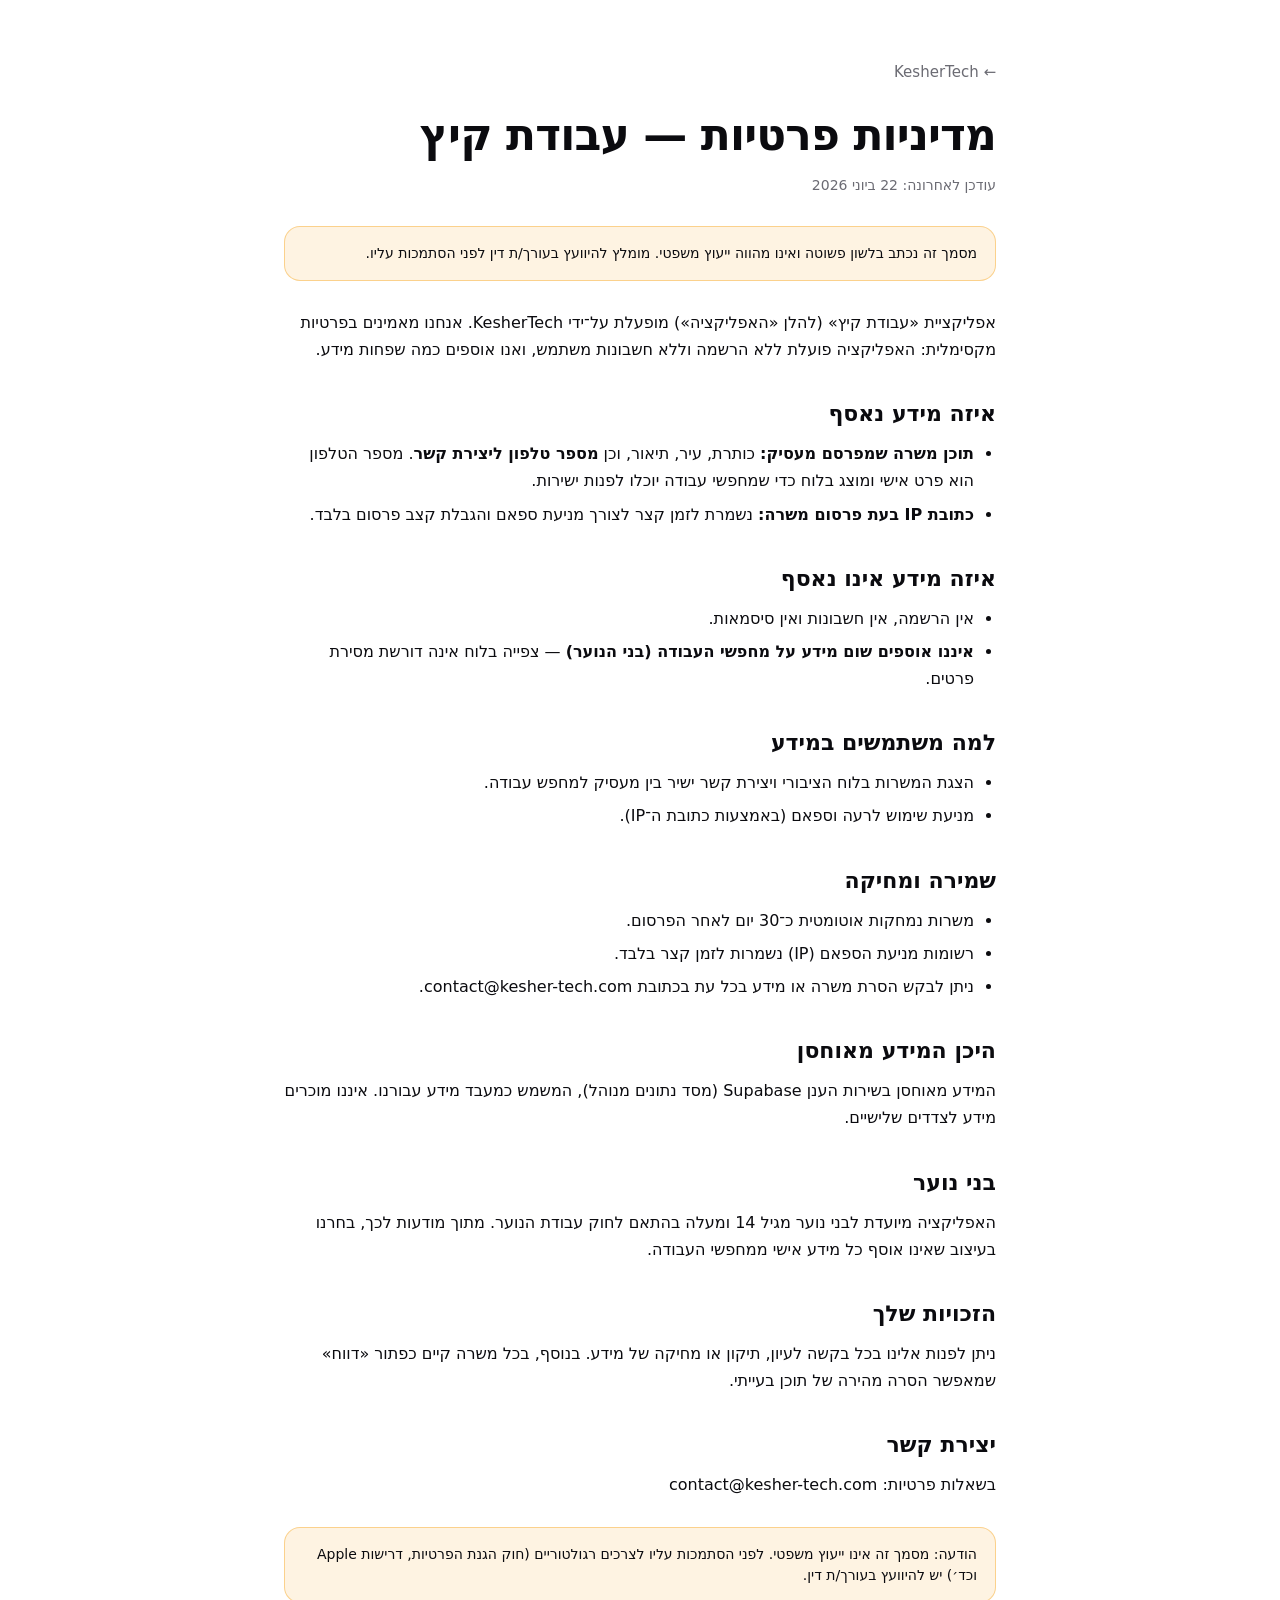
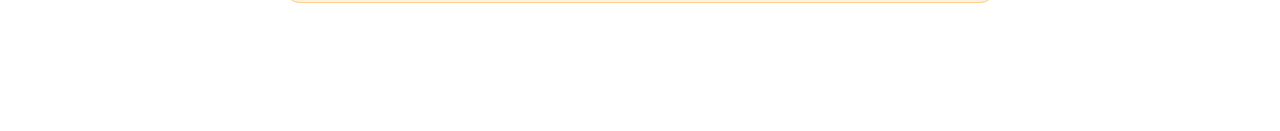
<file: summerjob/privacy.html>
<!doctype html>
<html lang="he" dir="rtl">
<head>
  <meta charset="utf-8" />
  <meta name="viewport" content="width=device-width, initial-scale=1" />
  <title>מדיניות פרטיות — עבודת קיץ | KesherTech</title>
  <meta name="description" content="מדיניות הפרטיות של אפליקציית עבודת קיץ מאת KesherTech." />
  <link rel="icon" href="../assets/sun.svg" />
  <link rel="stylesheet" href="../css/styles.css" />
</head>
<body>
  <main class="legal">
    <a class="back" href="../index.html">← KesherTech</a>
    <h1>מדיניות פרטיות — עבודת קיץ</h1>
    <p class="updated">עודכן לאחרונה: 22 ביוני 2026</p>

    <div class="disclaimer">מסמך זה נכתב בלשון פשוטה ואינו מהווה ייעוץ משפטי. מומלץ להיוועץ בעורך/ת דין לפני הסתמכות עליו.</div>

    <p>אפליקציית «עבודת קיץ» (להלן «האפליקציה») מופעלת על־ידי KesherTech. אנחנו מאמינים בפרטיות מקסימלית: האפליקציה פועלת ללא הרשמה וללא חשבונות משתמש, ואנו אוספים כמה שפחות מידע.</p>

    <h2>איזה מידע נאסף</h2>
    <ul>
      <li><strong>תוכן משרה שמפרסם מעסיק:</strong> כותרת, עיר, תיאור, וכן <strong>מספר טלפון ליצירת קשר</strong>. מספר הטלפון הוא פרט אישי ומוצג בלוח כדי שמחפשי עבודה יוכלו לפנות ישירות.</li>
      <li><strong>כתובת IP בעת פרסום משרה:</strong> נשמרת לזמן קצר לצורך מניעת ספאם והגבלת קצב פרסום בלבד.</li>
    </ul>

    <h2>איזה מידע אינו נאסף</h2>
    <ul>
      <li>אין הרשמה, אין חשבונות ואין סיסמאות.</li>
      <li><strong>איננו אוספים שום מידע על מחפשי העבודה (בני הנוער)</strong> — צפייה בלוח אינה דורשת מסירת פרטים.</li>
    </ul>

    <h2>למה משתמשים במידע</h2>
    <ul>
      <li>הצגת המשרות בלוח הציבורי ויצירת קשר ישיר בין מעסיק למחפש עבודה.</li>
      <li>מניעת שימוש לרעה וספאם (באמצעות כתובת ה־IP).</li>
    </ul>

    <h2>שמירה ומחיקה</h2>
    <ul>
      <li>משרות נמחקות אוטומטית כ־30 יום לאחר הפרסום.</li>
      <li>רשומות מניעת הספאם (IP) נשמרות לזמן קצר בלבד.</li>
      <li>ניתן לבקש הסרת משרה או מידע בכל עת בכתובת <a href="mailto:contact@kesher-tech.com">contact@kesher-tech.com</a>.</li>
    </ul>

    <h2>היכן המידע מאוחסן</h2>
    <p>המידע מאוחסן בשירות הענן Supabase (מסד נתונים מנוהל), המשמש כמעבד מידע עבורנו. איננו מוכרים מידע לצדדים שלישיים.</p>

    <h2>בני נוער</h2>
    <p>האפליקציה מיועדת לבני נוער מגיל 14 ומעלה בהתאם לחוק עבודת הנוער. מתוך מודעות לכך, בחרנו בעיצוב שאינו אוסף כל מידע אישי ממחפשי העבודה.</p>

    <h2>הזכויות שלך</h2>
    <p>ניתן לפנות אלינו בכל בקשה לעיון, תיקון או מחיקה של מידע. בנוסף, בכל משרה קיים כפתור «דווח» שמאפשר הסרה מהירה של תוכן בעייתי.</p>

    <h2>יצירת קשר</h2>
    <p>בשאלות פרטיות: <a href="mailto:contact@kesher-tech.com">contact@kesher-tech.com</a></p>

    <div class="disclaimer">הודעה: מסמך זה אינו ייעוץ משפטי. לפני הסתמכות עליו לצרכים רגולטוריים (חוק הגנת הפרטיות, דרישות Apple וכד׳) יש להיוועץ בעורך/ת דין.</div>
  </main>
</body>
</html>
</file>
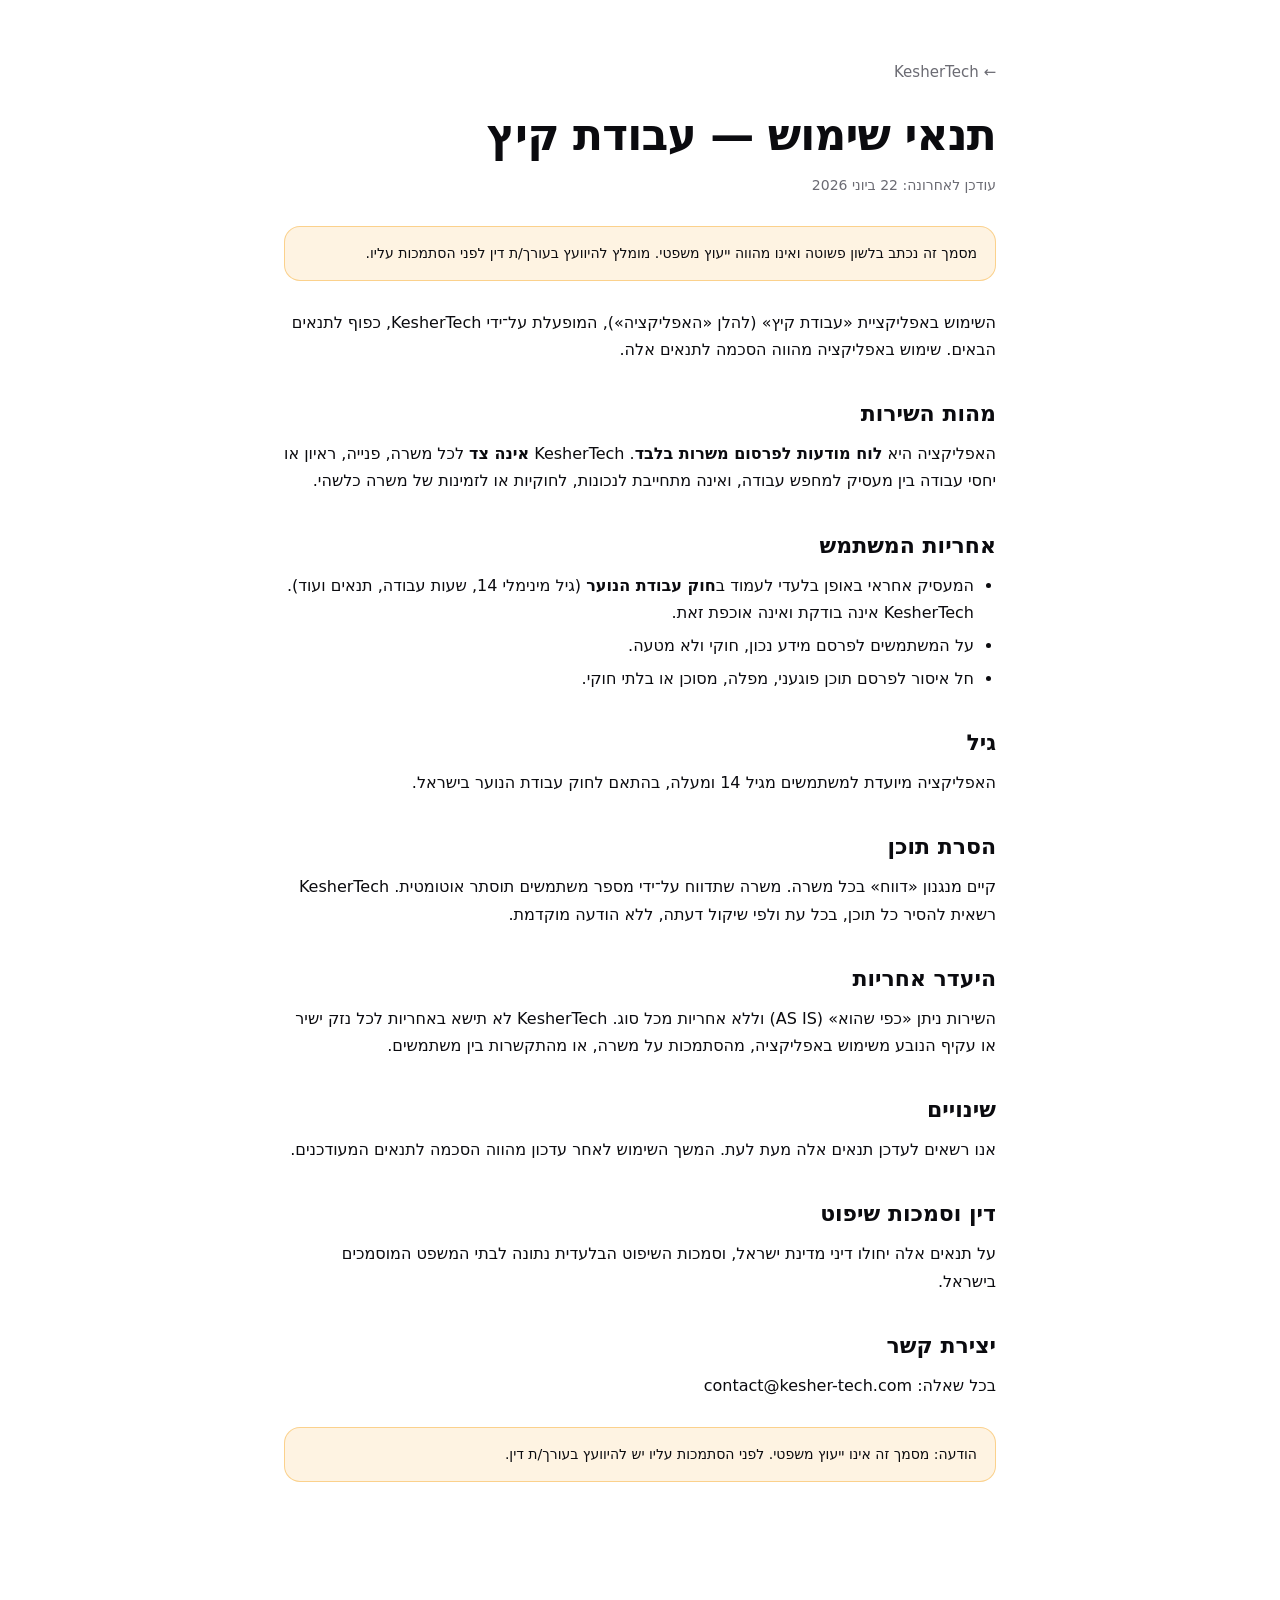
<file: summerjob/terms.html>
<!doctype html>
<html lang="he" dir="rtl">
<head>
  <meta charset="utf-8" />
  <meta name="viewport" content="width=device-width, initial-scale=1" />
  <title>תנאי שימוש — עבודת קיץ | KesherTech</title>
  <meta name="description" content="תנאי השימוש של אפליקציית עבודת קיץ מאת KesherTech." />
  <link rel="icon" href="../assets/sun.svg" />
  <link rel="stylesheet" href="../css/styles.css" />
</head>
<body>
  <main class="legal">
    <a class="back" href="../index.html">← KesherTech</a>
    <h1>תנאי שימוש — עבודת קיץ</h1>
    <p class="updated">עודכן לאחרונה: 22 ביוני 2026</p>

    <div class="disclaimer">מסמך זה נכתב בלשון פשוטה ואינו מהווה ייעוץ משפטי. מומלץ להיוועץ בעורך/ת דין לפני הסתמכות עליו.</div>

    <p>השימוש באפליקציית «עבודת קיץ» (להלן «האפליקציה»), המופעלת על־ידי KesherTech, כפוף לתנאים הבאים. שימוש באפליקציה מהווה הסכמה לתנאים אלה.</p>

    <h2>מהות השירות</h2>
    <p>האפליקציה היא <strong>לוח מודעות לפרסום משרות בלבד</strong>. KesherTech <strong>אינה צד</strong> לכל משרה, פנייה, ראיון או יחסי עבודה בין מעסיק למחפש עבודה, ואינה מתחייבת לנכונות, לחוקיות או לזמינות של משרה כלשהי.</p>

    <h2>אחריות המשתמש</h2>
    <ul>
      <li>המעסיק אחראי באופן בלעדי לעמוד ב<strong>חוק עבודת הנוער</strong> (גיל מינימלי 14, שעות עבודה, תנאים ועוד). KesherTech אינה בודקת ואינה אוכפת זאת.</li>
      <li>על המשתמשים לפרסם מידע נכון, חוקי ולא מטעה.</li>
      <li>חל איסור לפרסם תוכן פוגעני, מפלה, מסוכן או בלתי חוקי.</li>
    </ul>

    <h2>גיל</h2>
    <p>האפליקציה מיועדת למשתמשים מגיל 14 ומעלה, בהתאם לחוק עבודת הנוער בישראל.</p>

    <h2>הסרת תוכן</h2>
    <p>קיים מנגנון «דווח» בכל משרה. משרה שתדווח על־ידי מספר משתמשים תוסתר אוטומטית. KesherTech רשאית להסיר כל תוכן, בכל עת ולפי שיקול דעתה, ללא הודעה מוקדמת.</p>

    <h2>היעדר אחריות</h2>
    <p>השירות ניתן «כפי שהוא» (AS IS) וללא אחריות מכל סוג. KesherTech לא תישא באחריות לכל נזק ישיר או עקיף הנובע משימוש באפליקציה, מהסתמכות על משרה, או מהתקשרות בין משתמשים.</p>

    <h2>שינויים</h2>
    <p>אנו רשאים לעדכן תנאים אלה מעת לעת. המשך השימוש לאחר עדכון מהווה הסכמה לתנאים המעודכנים.</p>

    <h2>דין וסמכות שיפוט</h2>
    <p>על תנאים אלה יחולו דיני מדינת ישראל, וסמכות השיפוט הבלעדית נתונה לבתי המשפט המוסמכים בישראל.</p>

    <h2>יצירת קשר</h2>
    <p>בכל שאלה: <a href="mailto:contact@kesher-tech.com">contact@kesher-tech.com</a></p>

    <div class="disclaimer">הודעה: מסמך זה אינו ייעוץ משפטי. לפני הסתמכות עליו יש להיוועץ בעורך/ת דין.</div>
  </main>
</body>
</html>
</file>
<file: css/styles.css>
:root {
  --ink: #0b0b0f;
  --muted: #6b6b73;
  --bg: #ffffff;
  --soft: #f5f5f7;
  --card: #ffffff;
  --line: #e6e6ea;
  --chip: #f0f0f3;
  --chip-ink: #4b4b53;
  --sun: #f59e0b;
  --sun-dark: #d97706;
  --teal: #0fb5ae;
  --teal-dark: #0a8f89;
  --gig: #8b5cf6;
  --gig-dark: #7c3aed;
  --shadow: 0 24px 60px rgba(0,0,0,.08);
  --nav-bg: rgba(255,255,255,0.72);
  --hero-glow: #fff7ec;
  --maxw: 1080px;
  --font: -apple-system, "SF Pro Text", "Helvetica Neue", "Segoe UI", system-ui, sans-serif;
}

html[data-theme="dark"] {
  --ink: #f3f3f6;
  --muted: #9a9aa6;
  --bg: #0b0b0f;
  --soft: #131318;
  --card: #16161c;
  --line: #2a2a33;
  --chip: #20202a;
  --chip-ink: #c7c7d1;
  --sun: #fbbf24;
  --sun-dark: #fcd34d;
  --teal: #2dd4cf;
  --teal-dark: #5eead4;
  --gig: #a78bfa;
  --gig-dark: #c4b5fd;
  --shadow: 0 24px 70px rgba(0,0,0,.55);
  --nav-bg: rgba(15,15,20,0.72);
  --hero-glow: #1a160c;
}

* { box-sizing: border-box; margin: 0; padding: 0; }
html { scroll-behavior: smooth; }
body {
  font-family: var(--font);
  color: var(--ink);
  background: var(--bg);
  line-height: 1.5;
  -webkit-font-smoothing: antialiased;
  text-rendering: optimizeLegibility;
  transition: background .35s ease, color .35s ease;
}
a { color: inherit; text-decoration: none; }
img, svg { display: block; }

.wrap { max-width: var(--maxw); margin: 0 auto; padding: 0 24px; }

/* Nav */
.nav {
  position: sticky; top: 0; z-index: 50;
  background: var(--nav-bg);
  backdrop-filter: saturate(180%) blur(20px);
  -webkit-backdrop-filter: saturate(180%) blur(20px);
  border-bottom: 1px solid var(--line);
  box-shadow: 0 2px 16px rgba(0,0,0,.04);
}
.nav .wrap { display: flex; align-items: center; gap: 20px; height: 64px; }
.nav .brand { font-weight: 800; letter-spacing: -0.02em; font-size: 19px; display: flex; align-items: center; gap: 9px; transition: opacity .15s; }
.nav .brand:hover { opacity: .8; }
.nav .brand img { width: 28px; height: 28px; }
.nav .links { margin-inline-start: auto; display: flex; align-items: center; gap: 10px; }
.nav .links a { color: var(--muted); font-size: 15px; transition: color .2s; }
.nav .links a:hover { color: var(--ink); }
.nav-dropdown { position: relative; }
.nav-dropdown-trigger { display: inline-flex; align-items: center; gap: 5px; background: none; border: none; cursor: pointer; color: var(--muted); font-size: 15px; font-family: var(--font); padding: 0; transition: color .2s; }
.nav-dropdown-trigger:hover { color: var(--ink); }
.nav-dropdown-trigger svg { width: 11px; height: 11px; transition: transform .2s; flex-shrink: 0; }
.nav-dropdown-trigger[aria-expanded="true"] svg { transform: rotate(180deg); }
.nav-dropdown-menu { position: absolute; top: calc(100% + 12px); inset-inline-end: 0; background: var(--card); border: 1px solid var(--line); border-radius: 16px; padding: 6px; min-width: 190px; box-shadow: 0 8px 32px rgba(0,0,0,.12); opacity: 0; pointer-events: none; transform: translateY(-6px); transition: opacity .18s, transform .18s; z-index: 100; }
.nav-dropdown:hover .nav-dropdown-menu, .nav-dropdown-trigger[aria-expanded="true"] + .nav-dropdown-menu { opacity: 1; pointer-events: auto; transform: translateY(0); }
.nav-dropdown-menu a { display: flex; align-items: center; gap: 10px; padding: 10px 14px; border-radius: 10px; font-size: 15px; font-weight: 500; color: var(--ink) !important; transition: background .15s; }
.nav-dropdown-menu a:hover { background: var(--soft); }
.nav-dropdown-menu .np-icon { width: 16px; height: 16px; flex-shrink: 0; }
.nav-dropdown-menu .sj-item .np-icon { filter: invert(55%) sepia(90%) saturate(600%) hue-rotate(5deg); }
.nav-dropdown-menu .mg-item .np-icon { filter: invert(55%) sepia(60%) saturate(600%) hue-rotate(155deg); }

/* Theme toggle */
.theme-toggle {
  width: 36px; height: 36px; border-radius: 980px;
  border: 1px solid var(--line); background: var(--soft);
  color: var(--ink); cursor: pointer; display: grid; place-items: center;
  transition: transform .15s ease, background .2s, border-color .2s;
}
.theme-toggle:hover { border-color: var(--muted); }
.theme-toggle:active { transform: scale(.92); }
.theme-toggle svg { width: 18px; height: 18px; }
.theme-toggle .moon { display: none; }
html[data-theme="dark"] .theme-toggle .sun { display: none; }
html[data-theme="dark"] .theme-toggle .moon { display: block; }

/* Hero */
.hero { position: relative; text-align: center; padding: 130px 0 96px; overflow: hidden;
  background: radial-gradient(1200px 520px at 50% -12%, var(--hero-glow) 0%, var(--bg) 62%); }
.hero .eyebrow {
  display: inline-flex; align-items: center; gap: 8px; margin-bottom: 22px;
  padding: 7px 16px; border-radius: 980px; font-size: 14px; font-weight: 600;
  color: var(--sun-dark); background: color-mix(in srgb, var(--sun) 14%, transparent);
  border: 1px solid color-mix(in srgb, var(--sun) 30%, transparent);
}
.hero h1 { font-size: clamp(40px, 7vw, 82px); font-weight: 800; letter-spacing: -0.03em; line-height: 1.04; }
.hero p { color: var(--muted); font-size: clamp(18px, 2.4vw, 24px); margin: 22px auto 0; max-width: 640px; }
.hero .cta { margin-top: 36px; display: inline-flex; gap: 14px; flex-wrap: wrap; justify-content: center; }

.btn { display: inline-block; padding: 13px 26px; border-radius: 980px; font-weight: 600; font-size: 16px;
  transition: transform .15s, opacity .2s, box-shadow .2s; }
.btn:active { transform: scale(.97); }
.btn-primary { background: var(--ink); color: var(--bg); }
.btn-primary:hover { box-shadow: 0 10px 30px color-mix(in srgb, var(--ink) 30%, transparent); }
.btn-ghost { background: var(--soft); color: var(--ink); border: 1px solid var(--line); }
.btn-ghost:hover { border-color: var(--muted); }

/* Values strip */
.values { display: grid; grid-template-columns: repeat(3, 1fr); gap: 20px; margin-top: 8px; }
.value { text-align: center; padding: 8px; }
.value .ico { font-size: 30px; margin-bottom: 10px; }
.value h4 { font-size: 18px; font-weight: 700; letter-spacing: -0.01em; }
.value p { color: var(--muted); font-size: 15px; margin-top: 6px; }

/* Sections */
.section { padding: 92px 0; }
.section-soft { background: var(--soft); }
.section-title { text-align: center; font-size: clamp(28px, 4vw, 44px); font-weight: 800; letter-spacing: -0.02em; }
.section-sub { text-align: center; color: var(--muted); font-size: 19px; margin-top: 12px; }

/* Product cards — App Store style */
/* Product cards — minimal centered */
.products { display: grid; grid-template-columns: repeat(3, 1fr); gap: 20px; margin-top: 48px; }
.product {
  position: relative; overflow: hidden;
  background: var(--card); border: 1px solid var(--line);
  border-radius: 28px; padding: 48px 32px 32px;
  display: flex; flex-direction: column; align-items: center; text-align: center; gap: 18px;
  transition: transform .35s cubic-bezier(.22,.68,0,1.2), box-shadow .35s ease, border-color .2s;
  min-height: 460px;
}
.product:hover { transform: translateY(-10px); border-color: transparent; }
.product.magen:hover { box-shadow: 0 24px 64px rgba(15,181,174,.15), 0 0 0 1.5px rgba(15,181,174,.40); }
.product.summerjob:hover { box-shadow: 0 24px 64px rgba(245,158,11,.15), 0 0 0 1.5px rgba(245,158,11,.40); }
.product.gig:hover { box-shadow: 0 24px 64px rgba(139,92,246,.15), 0 0 0 1.5px rgba(139,92,246,.40); }
.product .mark { width: 72px; height: 72px; border-radius: 20px; display: grid; place-items: center; }
.product .mark.sun { background: linear-gradient(160deg,#ffd27a,#f59e0b); }
.product .mark.shield { background: linear-gradient(160deg,#7fe3df,#0fb5ae); }
.product .mark.gig { background: linear-gradient(160deg,#c4b5fd,#8b5cf6); }
.product .mark svg, .product .mark img { width: 36px; height: 36px; }
.product .mark img { filter: brightness(0) invert(1); }
.product h3 { font-size: 22px; font-weight: 800; letter-spacing: -0.02em; color: var(--ink); display: flex; align-items: center; justify-content: center; gap: 8px; flex-wrap: wrap; }
.soon-label { font-size: 11px; font-weight: 700; padding: 3px 9px; border-radius: 980px; background: var(--chip); color: var(--muted); letter-spacing: .02em; }
.product-badge {
  position: absolute; top: 20px; inset-inline-start: 20px; z-index: 2;
  font-size: 11px; font-weight: 700; letter-spacing: .04em;
  padding: 5px 12px; border-radius: 980px; color: #fff;
}
.product.magen .product-badge { background: var(--teal); }
.product.gig .product-badge { background: var(--gig); }
.product .lede { color: var(--muted); font-size: 14px; line-height: 1.65; max-width: 240px; }
.product .chips { display: flex; flex-wrap: wrap; gap: 6px; justify-content: center; }
.chip { background: var(--chip); color: var(--chip-ink); font-size: 12px; padding: 5px 11px; border-radius: 980px; }
.product .foot { margin-top: auto; display: grid; grid-template-columns: 1fr 1fr; gap: 8px; padding-top: 16px; border-top: 1px solid var(--line); width: 100%; }

/* Contact */
.contact { text-align: center; }
.contact a.mail { font-size: clamp(24px, 4vw, 40px); font-weight: 800; letter-spacing: -0.02em; color: var(--sun-dark); }

/* Footer */
.footer { border-top: 1px solid var(--line); padding: 22px 0; color: var(--muted); font-size: 13px; background: var(--bg); }
.footer .wrap { display: flex; justify-content: space-between; align-items: center; gap: 24px; flex-wrap: nowrap; }
.footer .copy { white-space: nowrap; flex-shrink: 0; }
.footer .legal { display: flex; align-items: center; gap: 22px; flex-wrap: nowrap; padding: 0; max-width: none; margin: 0; }
.footer a { color: var(--muted); position: relative; transition: color .2s; white-space: nowrap; }
.footer a::after { content: ''; position: absolute; inset-inline-start: 0; inset-inline-end: 0; bottom: -2px; height: 1px; background: currentColor; transform: scaleX(0); transform-origin: center; transition: transform .22s ease; }
.footer a:hover { color: var(--ink); }
.footer a:hover::after { transform: scaleX(1); }
.section.contact { padding-bottom: 52px; }

/* Page header (for sub-pages) */
.page-head { text-align: center; padding: 96px 0 8px;
  background: radial-gradient(1000px 420px at 50% -20%, var(--hero-glow) 0%, var(--bg) 60%); }
.page-head h1 { font-size: clamp(34px, 5.5vw, 56px); font-weight: 800; letter-spacing: -0.03em; }
.page-head p { color: var(--muted); font-size: 19px; margin: 16px auto 0; max-width: 560px; }

/* Reveal animation (enhancement) */
.reveal { opacity: 0; transform: translateY(16px); transition: opacity .7s ease, transform .7s ease; }
.reveal.in { opacity: 1; transform: none; }
@media (prefers-reduced-motion: reduce) { .reveal { opacity: 1; transform: none; } }

/* Legal pages */
.legal { max-width: 760px; margin: 0 auto; padding: 60px 24px 100px; }
.legal a.back { color: var(--muted); font-size: 15px; }
.legal h1 { font-size: clamp(30px, 5vw, 44px); font-weight: 800; letter-spacing: -0.02em; margin: 18px 0 6px; }
.legal .updated { color: var(--muted); font-size: 14px; margin-bottom: 28px; }
.legal h2 { font-size: 22px; font-weight: 700; margin: 34px 0 10px; }
.legal h3 { font-size: 17px; font-weight: 700; margin: 20px 0 4px; }
.legal p, .legal li { color: var(--ink); font-size: 16px; line-height: 1.7; }
.legal ul { padding-inline-start: 22px; margin: 8px 0; }
.legal li { margin: 6px 0; }
.legal .disclaimer { background: color-mix(in srgb, var(--sun) 12%, var(--card)); border: 1px solid color-mix(in srgb, var(--sun) 40%, transparent); border-radius: 16px; padding: 16px 18px; color: var(--ink); font-size: 14px; margin: 28px 0; }
.legal section + section { border-top: 1px solid var(--line); margin-top: 36px; padding-top: 8px; }

@media (max-width: 760px) {
  .products { grid-template-columns: 1fr; }
  .values { grid-template-columns: 1fr; gap: 28px; }
  .hero { padding: 96px 0 68px; }
  .section { padding: 64px 0; }
  .nav .links { gap: 14px; }
  .footer .wrap { flex-wrap: wrap; gap: 10px; }
  .footer .legal { flex-wrap: wrap; gap: 8px 16px; }
}

/* Skip link */
.skip-link { position: absolute; top: -100%; left: 50%; transform: translateX(-50%); background: var(--ink); color: var(--bg); padding: 10px 22px; border-radius: 0 0 14px 14px; font-size: 15px; font-weight: 600; z-index: 9999; transition: top .18s; text-decoration: none; }
.skip-link:focus { top: 0; outline: 3px solid var(--sun); outline-offset: 2px; }

/* Cookie / privacy notice */
.cookie-bar { position: fixed; bottom: 0; inset-inline-start: 0; inset-inline-end: 0; z-index: 200; background: var(--card); border-top: 1px solid var(--line); padding: 14px 0; box-shadow: 0 -4px 24px rgba(0,0,0,.10); }
.cookie-bar .wrap { display: flex; align-items: center; gap: 18px; flex-wrap: wrap; }
.cookie-bar p { flex: 1; font-size: 14px; color: var(--muted); min-width: 200px; line-height: 1.55; }
.cookie-bar p strong { color: var(--ink); }
.cookie-bar a { color: var(--sun-dark); text-decoration: underline; }
.cookie-bar button { flex-shrink: 0; padding: 8px 20px; font-size: 14px; font-weight: 600; border-radius: 980px; border: none; background: var(--ink); color: var(--bg); cursor: pointer; font-family: var(--font); transition: opacity .2s; }
.cookie-bar button:hover { opacity: .8; }

/* Accessibility widget — pinned to physical right edge */
.a11y-widget { position: fixed; right: 20px; bottom: 24px; z-index: 190; }
.a11y-trigger { width: 48px; height: 48px; border-radius: 50%; background: var(--ink); color: var(--bg); border: none; cursor: pointer; display: grid; place-items: center; box-shadow: 0 4px 20px rgba(0,0,0,.25); transition: transform .15s, box-shadow .15s; font-family: var(--font); }
.a11y-trigger:hover { transform: scale(1.08); box-shadow: 0 6px 26px rgba(0,0,0,.3); }
.a11y-trigger svg { width: 22px; height: 22px; }
.a11y-trigger:focus-visible { outline: 3px solid var(--sun); outline-offset: 3px; }
.a11y-panel { position: absolute; bottom: calc(100% + 12px); right: 0; background: var(--card); border: 1px solid var(--line); border-radius: 18px; padding: 16px 18px; min-width: 220px; box-shadow: 0 8px 32px rgba(0,0,0,.14); display: none; }
.a11y-panel.open { display: block; }
.a11y-panel-title { font-size: 12px; font-weight: 700; color: var(--muted); margin-bottom: 14px; letter-spacing: .05em; text-transform: uppercase; }
.a11y-row { display: flex; align-items: center; justify-content: space-between; gap: 12px; padding: 10px 0; }
.a11y-row + .a11y-row { border-top: 1px solid var(--line); }
.a11y-row span { font-size: 14px; font-weight: 500; }
.a11y-btns { display: flex; gap: 5px; }
.a11y-btn { width: 30px; height: 30px; border-radius: 8px; border: 1px solid var(--line); background: var(--soft); color: var(--ink); cursor: pointer; font-size: 13px; font-weight: 700; font-family: var(--font); transition: background .15s; display: grid; place-items: center; }
.a11y-btn:hover { background: var(--chip); }
.a11y-btn:focus-visible { outline: 2px solid var(--sun); }
.a11y-tog { width: 42px; height: 23px; border-radius: 980px; background: var(--line); border: none; cursor: pointer; position: relative; transition: background .2s; flex-shrink: 0; }
.a11y-tog::after { content: ''; position: absolute; top: 3px; left: 3px; width: 17px; height: 17px; border-radius: 50%; background: white; transition: transform .2s; }
.a11y-tog.on { background: var(--ink); }
.a11y-tog.on::after { transform: translateX(19px); }
html[data-hc="1"] { filter: contrast(1.5) brightness(.95); }

/* Simple centered nav */
.nav-center { position: relative; justify-content: flex-end; gap: 0; }
.nav-center .brand { position: absolute; left: 50%; transform: translateX(-50%); }

/* Product overlay (clickable cards) */
.product { cursor: pointer; }
.product-overlay { position: absolute; inset: 0; z-index: 0; border-radius: 28px; }
.product .foot a, .product .chips, .product h3, .product .mark, .product .lede { position: relative; z-index: 1; }

/* Store badges — identical size for both live and coming-soon */
.store-badge, .soon-badge {
  display: flex; align-items: center; justify-content: center;
  gap: 7px; padding: 11px 14px; border-radius: 10px;
  font-size: 13px; font-weight: 600; direction: ltr;
  position: relative; z-index: 1;
}
.store-badge {
  background: var(--ink); color: var(--bg) !important;
  border: none; text-decoration: none; transition: opacity .2s;
}
.store-badge:hover { opacity: .8; }
.store-badge svg, .soon-badge svg { flex-shrink: 0; width: 16px; height: 16px; }
.soon-badge {
  background: var(--soft); color: var(--muted) !important;
  border: 1px dashed var(--line); cursor: default;
}
.badge-sub { display: none; }
.badge-name { font-size: 13px; font-weight: 600; display: block; }
</file>
